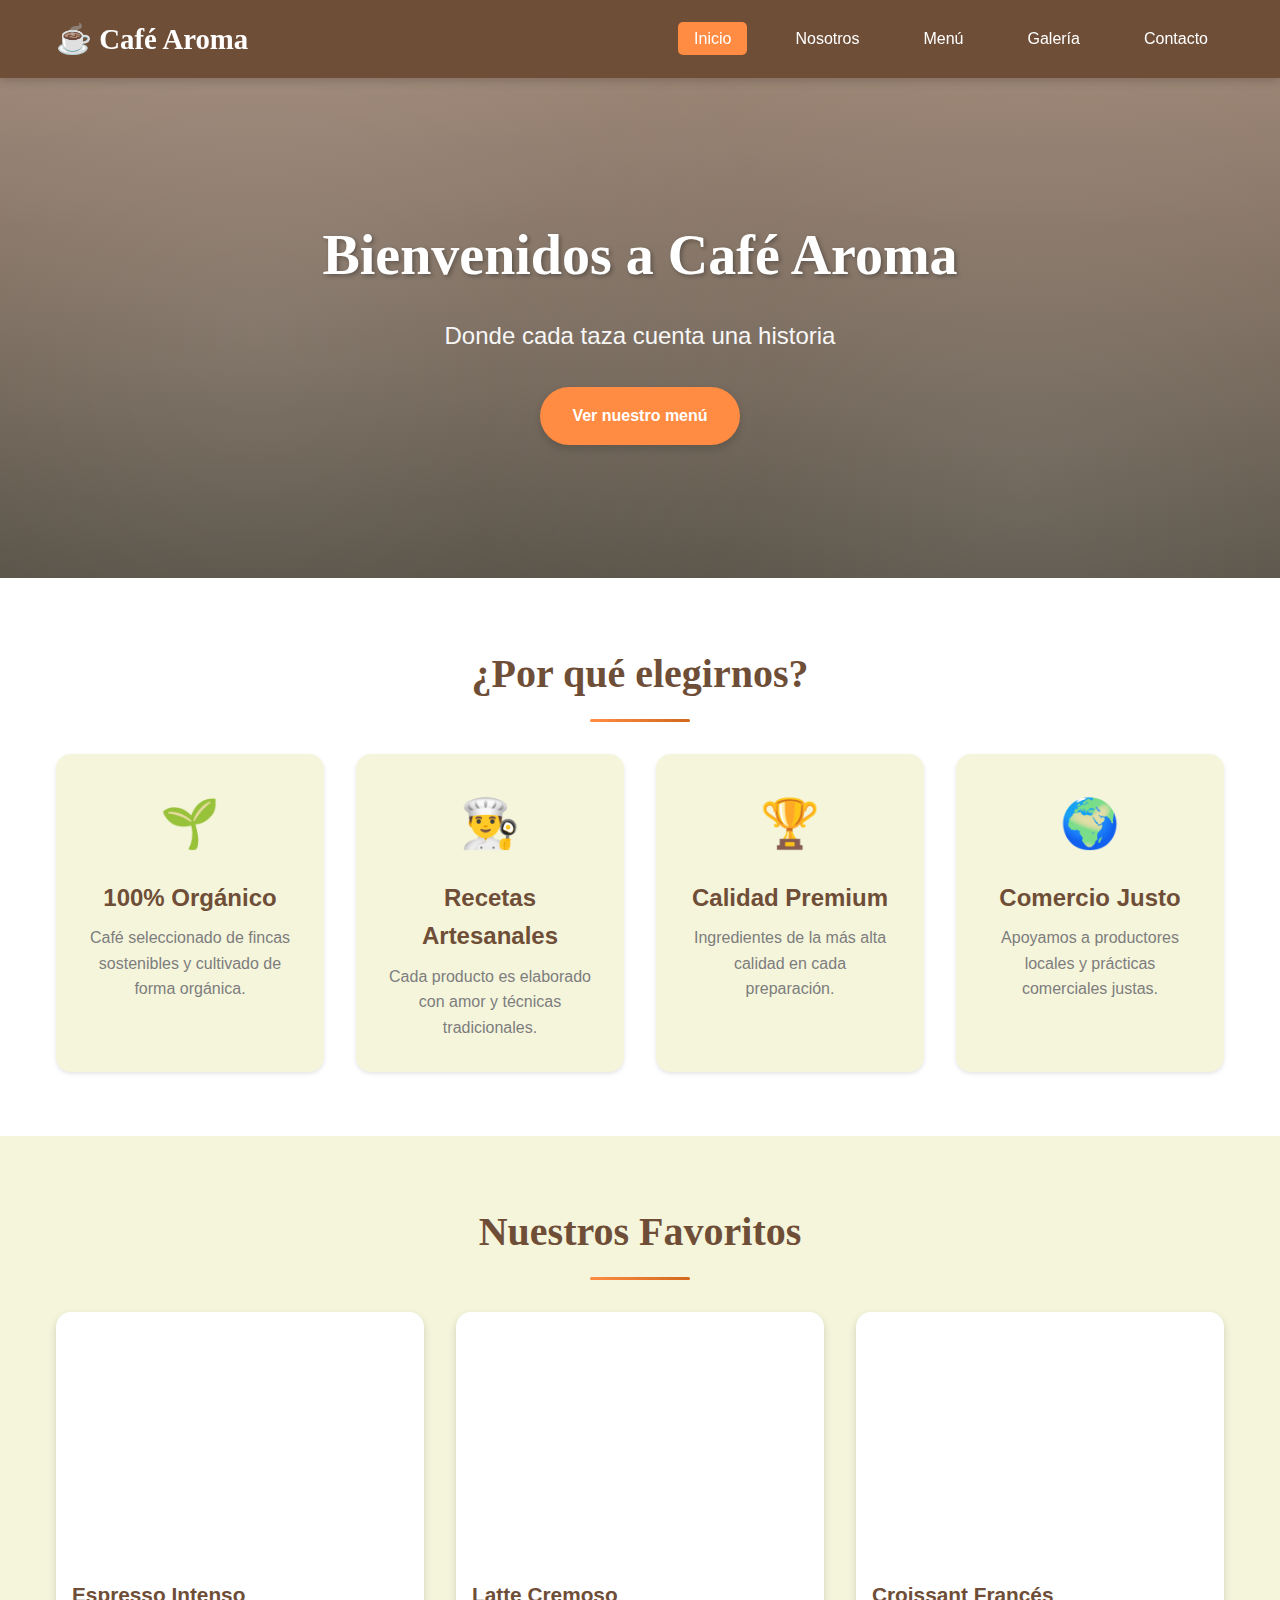
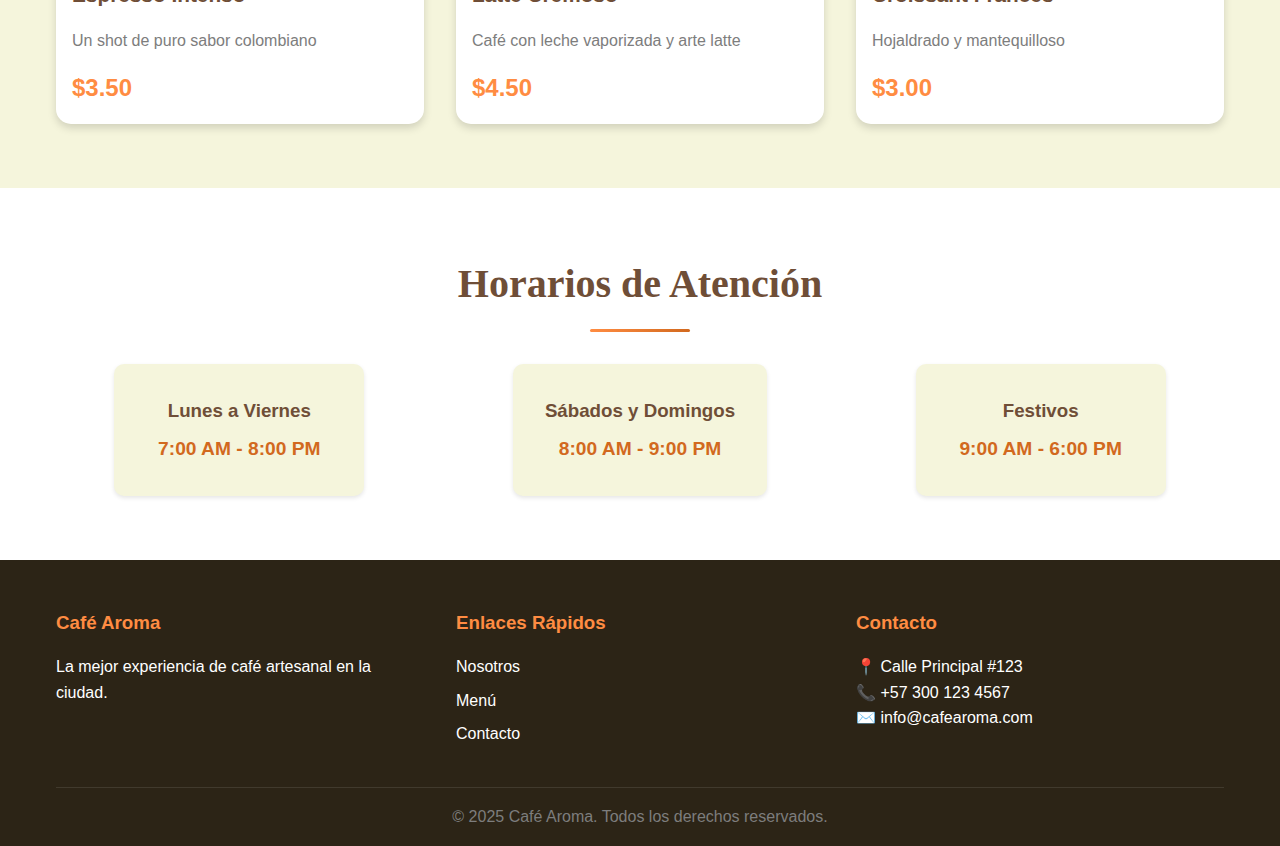
<file: index.html>
<!DOCTYPE html>
<html lang="es">
  <head>
    <meta charset="UTF-8" />
    <meta name="viewport" content="width=device-width, initial-scale=1.0" />
    <title>Café Aroma - Cafetería Artesanal</title>
    <link rel="stylesheet" href="css/styles.css" />
  </head>
  <body>
    <!-- Navegación -->
    <nav class="navbar">
      <div class="container">
        <div class="logo">
          <h1>☕ Café Aroma</h1>
        </div>
        <ul class="nav-menu">
          <li><a href="index.html" class="active">Inicio</a></li>
          <li><a href="about.html">Nosotros</a></li>
          <li><a href="menu.html">Menú</a></li>
          <li><a href="gallery.html">Galería</a></li>
          <li><a href="contact.html">Contacto</a></li>
        </ul>
      </div>
    </nav>

    <!-- Sección Hero -->
    <section
      class="hero"
      style="
        background-image: linear-gradient(
            rgba(111, 78, 55, 0.7),
            rgba(44, 36, 22, 0.8)
          ),
          url('https://images.unsplash.com/photo-1511920170033-f8396924c348?w=1920&q=80');
        background-size: cover;
        background-position: center;
      "
    >
      <div class="hero-content">
        <h2>Bienvenidos a Café Aroma</h2>
        <p>Donde cada taza cuenta una historia</p>
        <a href="menu.html" class="btn">Ver nuestro menú</a>
      </div>
    </section>

    <!-- Sección de Características -->
    <section class="features">
      <div class="container">
        <h2 class="section-title">¿Por qué elegirnos?</h2>
        <div class="features-grid">
          <div class="feature-card">
            <div class="icon">🌱</div>
            <h3>100% Orgánico</h3>
            <p>
              Café seleccionado de fincas sostenibles y cultivado de forma
              orgánica.
            </p>
          </div>
          <div class="feature-card">
            <div class="icon">👨‍🍳</div>
            <h3>Recetas Artesanales</h3>
            <p>Cada producto es elaborado con amor y técnicas tradicionales.</p>
          </div>
          <div class="feature-card">
            <div class="icon">🏆</div>
            <h3>Calidad Premium</h3>
            <p>Ingredientes de la más alta calidad en cada preparación.</p>
          </div>
          <div class="feature-card">
            <div class="icon">🌍</div>
            <h3>Comercio Justo</h3>
            <p>
              Apoyamos a productores locales y prácticas comerciales justas.
            </p>
          </div>
        </div>
      </div>
    </section>

    <!-- Sección de Productos Destacados -->
    <section class="featured-products">
      <div class="container">
        <h2 class="section-title">Nuestros Favoritos</h2>
        <div class="products-grid">
          <div class="product-card">
            <div
              class="product-image coffee-bg"
              style="
                background-image: url('https://images.unsplash.com/photo-1514432324607-a09d9b4aefdd?w=600&q=80');
                background-size: cover;
                background-position: center;
              "
            ></div>
            <h3>Espresso Intenso</h3>
            <p>Un shot de puro sabor colombiano</p>
            <span class="price">$3.50</span>
          </div>
          <div class="product-card">
            <div
              class="product-image latte-bg"
              style="
                background-image: url('https://images.unsplash.com/photo-1572442388796-11668a67e53d?w=600&q=80');
                background-size: cover;
                background-position: center;
              "
            ></div>
            <h3>Latte Cremoso</h3>
            <p>Café con leche vaporizada y arte latte</p>
            <span class="price">$4.50</span>
          </div>
          <div class="product-card">
            <div
              class="product-image croissant-bg"
              style="
                background-image: url('https://images.unsplash.com/photo-1530610476181-d83430b64dcd?w=600&q=80');
                background-size: cover;
                background-position: center;
              "
            ></div>
            <h3>Croissant Francés</h3>
            <p>Hojaldrado y mantequilloso</p>
            <span class="price">$3.00</span>
          </div>
        </div>
      </div>
    </section>

    <!-- Sección de Horarios -->
    <section class="hours">
      <div class="container">
        <h2 class="section-title">Horarios de Atención</h2>
        <div class="hours-content">
          <div class="hours-item">
            <h3>Lunes a Viernes</h3>
            <p>7:00 AM - 8:00 PM</p>
          </div>
          <div class="hours-item">
            <h3>Sábados y Domingos</h3>
            <p>8:00 AM - 9:00 PM</p>
          </div>
          <div class="hours-item">
            <h3>Festivos</h3>
            <p>9:00 AM - 6:00 PM</p>
          </div>
        </div>
      </div>
    </section>

    <!-- Footer -->
    <footer class="footer">
      <div class="container">
        <div class="footer-content">
          <div class="footer-section">
            <h3>Café Aroma</h3>
            <p>La mejor experiencia de café artesanal en la ciudad.</p>
          </div>
          <div class="footer-section">
            <h3>Enlaces Rápidos</h3>
            <ul>
              <li><a href="about.html">Nosotros</a></li>
              <li><a href="menu.html">Menú</a></li>
              <li><a href="contact.html">Contacto</a></li>
            </ul>
          </div>
          <div class="footer-section">
            <h3>Contacto</h3>
            <p>📍 Calle Principal #123</p>
            <p>📞 +57 300 123 4567</p>
            <p>✉️ info@cafearoma.com</p>
          </div>
        </div>
        <div class="footer-bottom">
          <p>&copy; 2025 Café Aroma. Todos los derechos reservados.</p>
        </div>
      </div>
    </footer>
  </body>
</html>
</file>
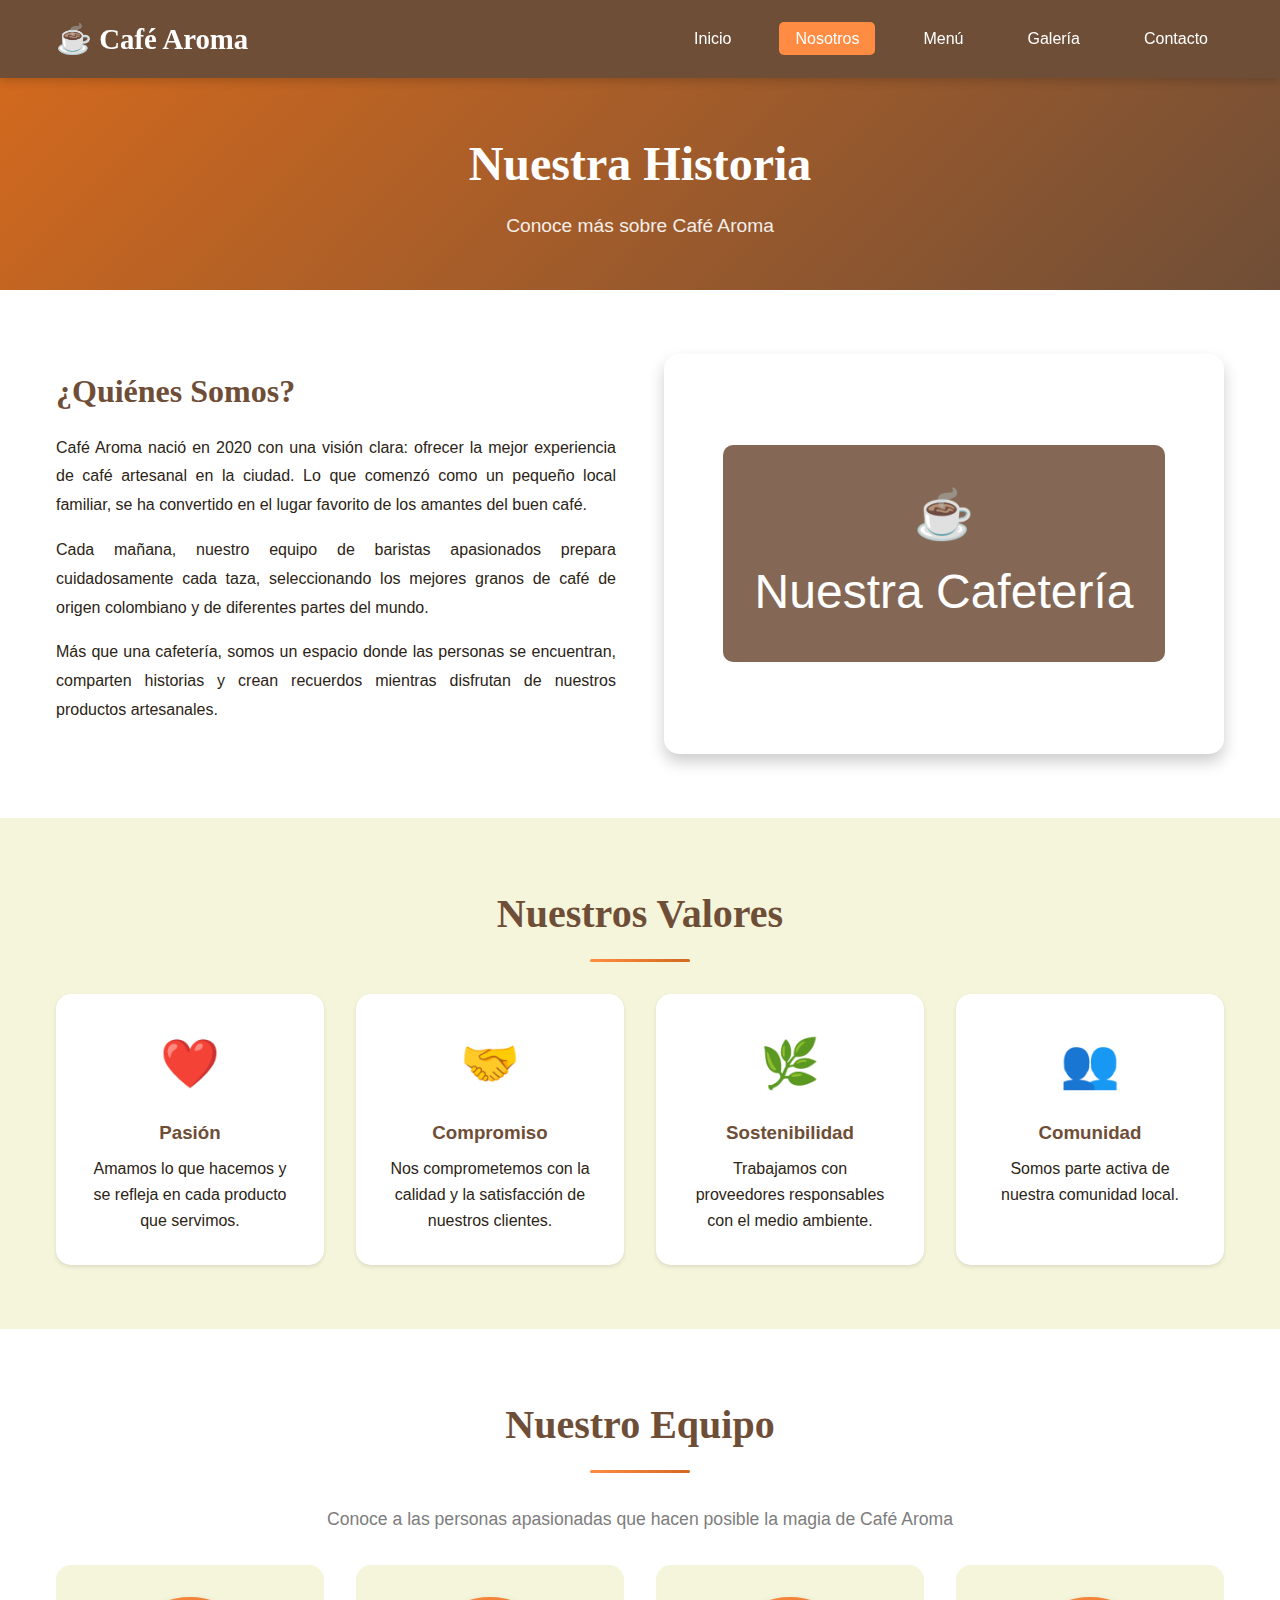
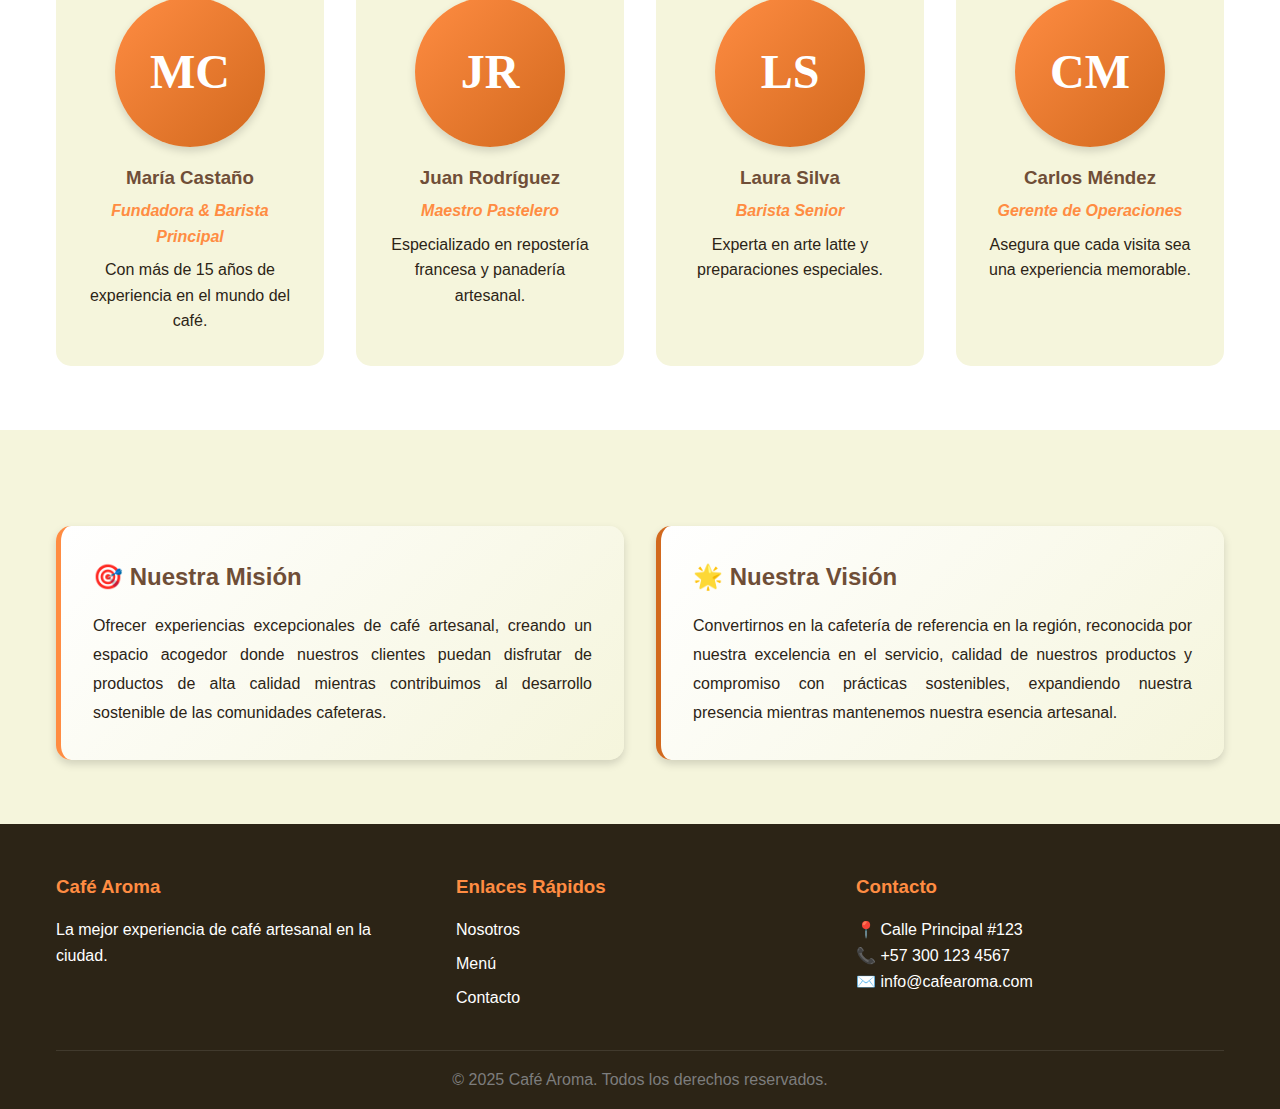
<file: about.html>
<!DOCTYPE html>
<html lang="es">
  <head>
    <meta charset="UTF-8" />
    <meta name="viewport" content="width=device-width, initial-scale=1.0" />
    <title>Nosotros - Café Aroma</title>
    <link rel="stylesheet" href="css/styles.css" />
  </head>
  <body>
    <!-- Navegación -->
    <nav class="navbar">
      <div class="container">
        <div class="logo">
          <h1>☕ Café Aroma</h1>
        </div>
        <ul class="nav-menu">
          <li><a href="index.html">Inicio</a></li>
          <li><a href="about.html" class="active">Nosotros</a></li>
          <li><a href="menu.html">Menú</a></li>
          <li><a href="gallery.html">Galería</a></li>
          <li><a href="contact.html">Contacto</a></li>
        </ul>
      </div>
    </nav>

    <!-- Encabezado de la página -->
    <section class="page-header">
      <div class="container">
        <h1>Nuestra Historia</h1>
        <p>Conoce más sobre Café Aroma</p>
      </div>
    </section>

    <!-- Sección Nuestra Historia -->
    <section class="about-story">
      <div class="container">
        <div class="story-content">
          <div class="story-text">
            <h2>¿Quiénes Somos?</h2>
            <p>
              Café Aroma nació en 2020 con una visión clara: ofrecer la mejor
              experiencia de café artesanal en la ciudad. Lo que comenzó como un
              pequeño local familiar, se ha convertido en el lugar favorito de
              los amantes del buen café.
            </p>
            <p>
              Cada mañana, nuestro equipo de baristas apasionados prepara
              cuidadosamente cada taza, seleccionando los mejores granos de café
              de origen colombiano y de diferentes partes del mundo.
            </p>
            <p>
              Más que una cafetería, somos un espacio donde las personas se
              encuentran, comparten historias y crean recuerdos mientras
              disfrutan de nuestros productos artesanales.
            </p>
          </div>
          <div class="story-image">
            <div
              class="about-image-placeholder"
              style="
                background-image: url('https://images.unsplash.com/photo-1501339847302-ac426a4a7cbb?w=800&q=80');
                background-size: cover;
                background-position: center;
              "
            >
              <span
                class="image-text"
                style="
                  background: rgba(111, 78, 55, 0.85);
                  padding: 2rem;
                  border-radius: 10px;
                "
                >☕<br />Nuestra Cafetería</span
              >
            </div>
          </div>
        </div>
      </div>
    </section>

    <!-- Sección Valores -->
    <section class="values">
      <div class="container">
        <h2 class="section-title">Nuestros Valores</h2>
        <div class="values-grid">
          <div class="value-card">
            <div class="value-icon">❤️</div>
            <h3>Pasión</h3>
            <p>
              Amamos lo que hacemos y se refleja en cada producto que servimos.
            </p>
          </div>
          <div class="value-card">
            <div class="value-icon">🤝</div>
            <h3>Compromiso</h3>
            <p>
              Nos comprometemos con la calidad y la satisfacción de nuestros
              clientes.
            </p>
          </div>
          <div class="value-card">
            <div class="value-icon">🌿</div>
            <h3>Sostenibilidad</h3>
            <p>
              Trabajamos con proveedores responsables con el medio ambiente.
            </p>
          </div>
          <div class="value-card">
            <div class="value-icon">👥</div>
            <h3>Comunidad</h3>
            <p>Somos parte activa de nuestra comunidad local.</p>
          </div>
        </div>
      </div>
    </section>

    <!-- Sección Equipo -->
    <section class="team">
      <div class="container">
        <h2 class="section-title">Nuestro Equipo</h2>
        <p class="team-intro">
          Conoce a las personas apasionadas que hacen posible la magia de Café
          Aroma
        </p>
        <div class="team-grid">
          <div class="team-member">
            <div class="member-photo">
              <span class="member-initial">MC</span>
            </div>
            <h3>María Castaño</h3>
            <p class="role">Fundadora & Barista Principal</p>
            <p>Con más de 15 años de experiencia en el mundo del café.</p>
          </div>
          <div class="team-member">
            <div class="member-photo">
              <span class="member-initial">JR</span>
            </div>
            <h3>Juan Rodríguez</h3>
            <p class="role">Maestro Pastelero</p>
            <p>Especializado en repostería francesa y panadería artesanal.</p>
          </div>
          <div class="team-member">
            <div class="member-photo">
              <span class="member-initial">LS</span>
            </div>
            <h3>Laura Silva</h3>
            <p class="role">Barista Senior</p>
            <p>Experta en arte latte y preparaciones especiales.</p>
          </div>
          <div class="team-member">
            <div class="member-photo">
              <span class="member-initial">CM</span>
            </div>
            <h3>Carlos Méndez</h3>
            <p class="role">Gerente de Operaciones</p>
            <p>Asegura que cada visita sea una experiencia memorable.</p>
          </div>
        </div>
      </div>
    </section>

    <!-- Sección Misión y Visión -->
    <section class="mission-vision">
      <div class="container">
        <div class="mv-grid">
          <div class="mv-card mission-card">
            <h3>🎯 Nuestra Misión</h3>
            <p>
              Ofrecer experiencias excepcionales de café artesanal, creando un
              espacio acogedor donde nuestros clientes puedan disfrutar de
              productos de alta calidad mientras contribuimos al desarrollo
              sostenible de las comunidades cafeteras.
            </p>
          </div>
          <div class="mv-card vision-card">
            <h3>🌟 Nuestra Visión</h3>
            <p>
              Convertirnos en la cafetería de referencia en la región,
              reconocida por nuestra excelencia en el servicio, calidad de
              nuestros productos y compromiso con prácticas sostenibles,
              expandiendo nuestra presencia mientras mantenemos nuestra esencia
              artesanal.
            </p>
          </div>
        </div>
      </div>
    </section>

    <!-- Footer -->
    <footer class="footer">
      <div class="container">
        <div class="footer-content">
          <div class="footer-section">
            <h3>Café Aroma</h3>
            <p>La mejor experiencia de café artesanal en la ciudad.</p>
          </div>
          <div class="footer-section">
            <h3>Enlaces Rápidos</h3>
            <ul>
              <li><a href="about.html">Nosotros</a></li>
              <li><a href="menu.html">Menú</a></li>
              <li><a href="contact.html">Contacto</a></li>
            </ul>
          </div>
          <div class="footer-section">
            <h3>Contacto</h3>
            <p>📍 Calle Principal #123</p>
            <p>📞 +57 300 123 4567</p>
            <p>✉️ info@cafearoma.com</p>
          </div>
        </div>
        <div class="footer-bottom">
          <p>&copy; 2025 Café Aroma. Todos los derechos reservados.</p>
        </div>
      </div>
    </footer>
  </body>
</html>
</file>
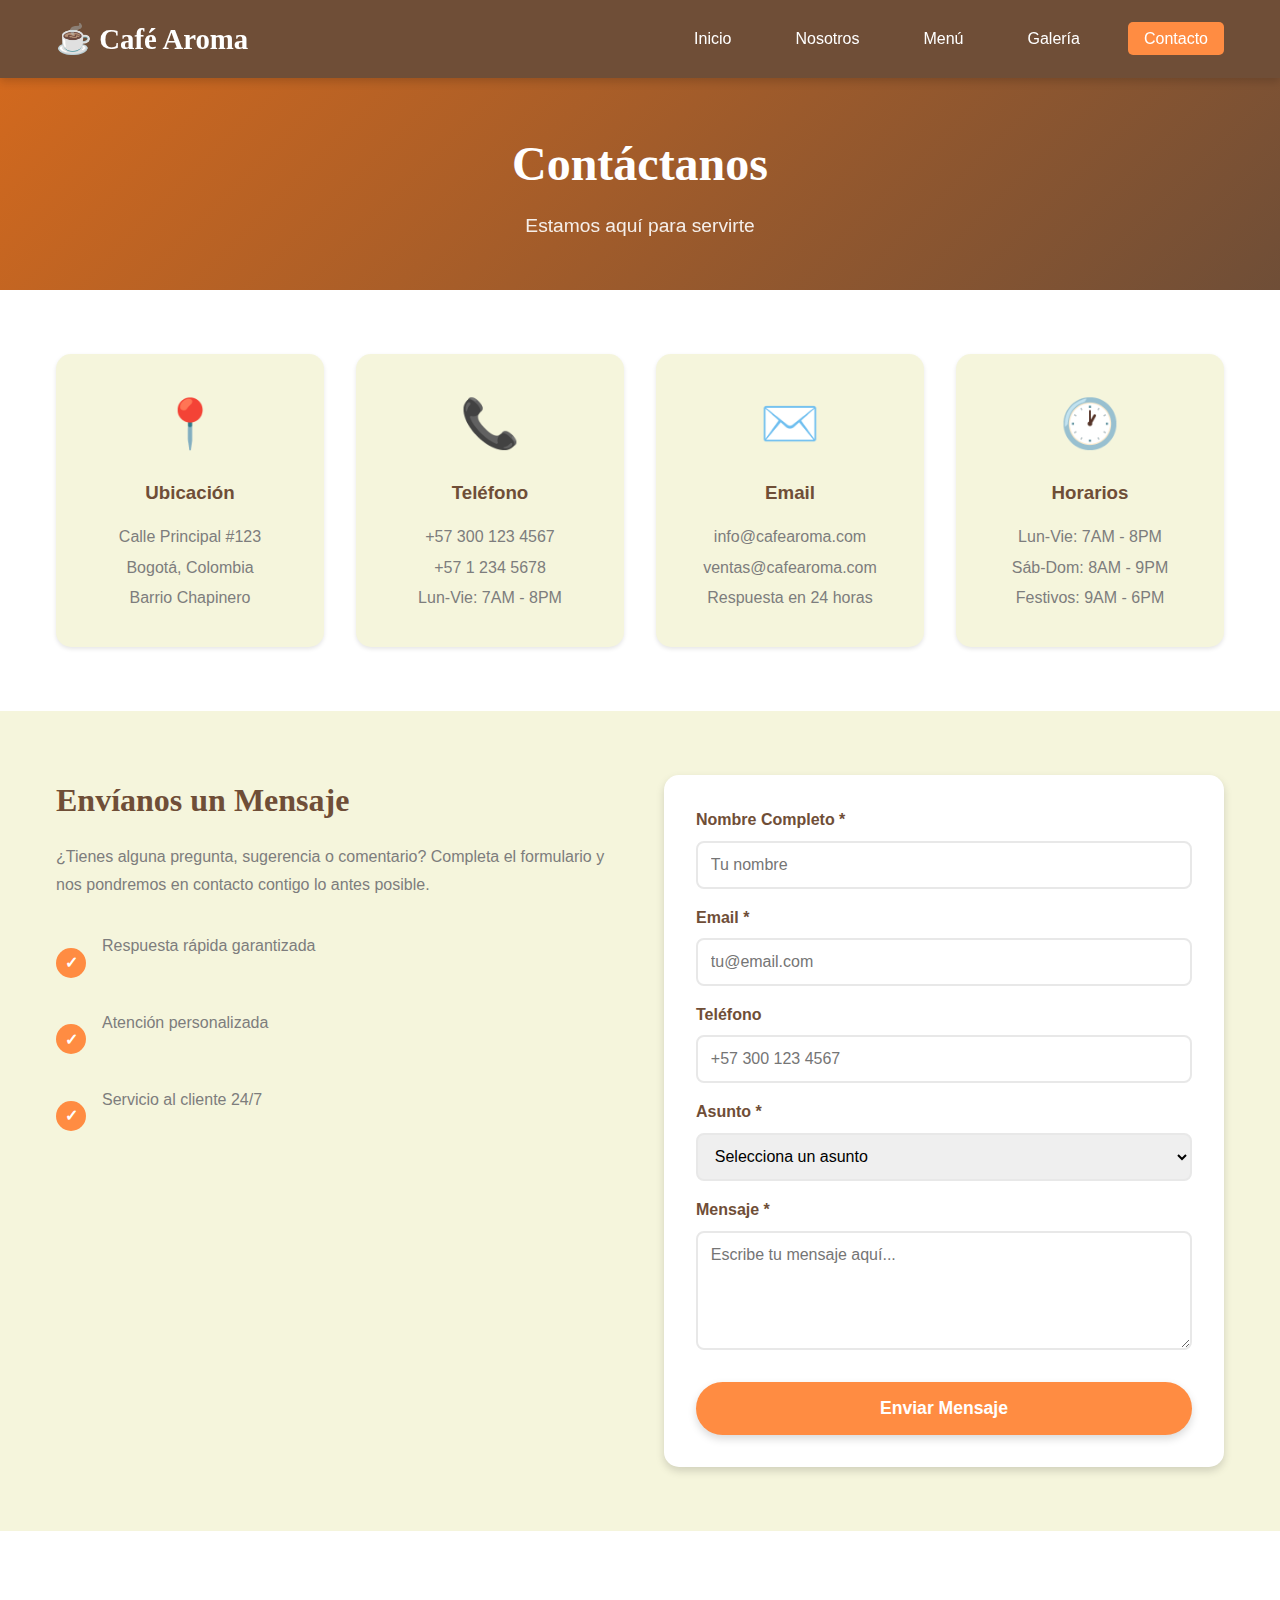
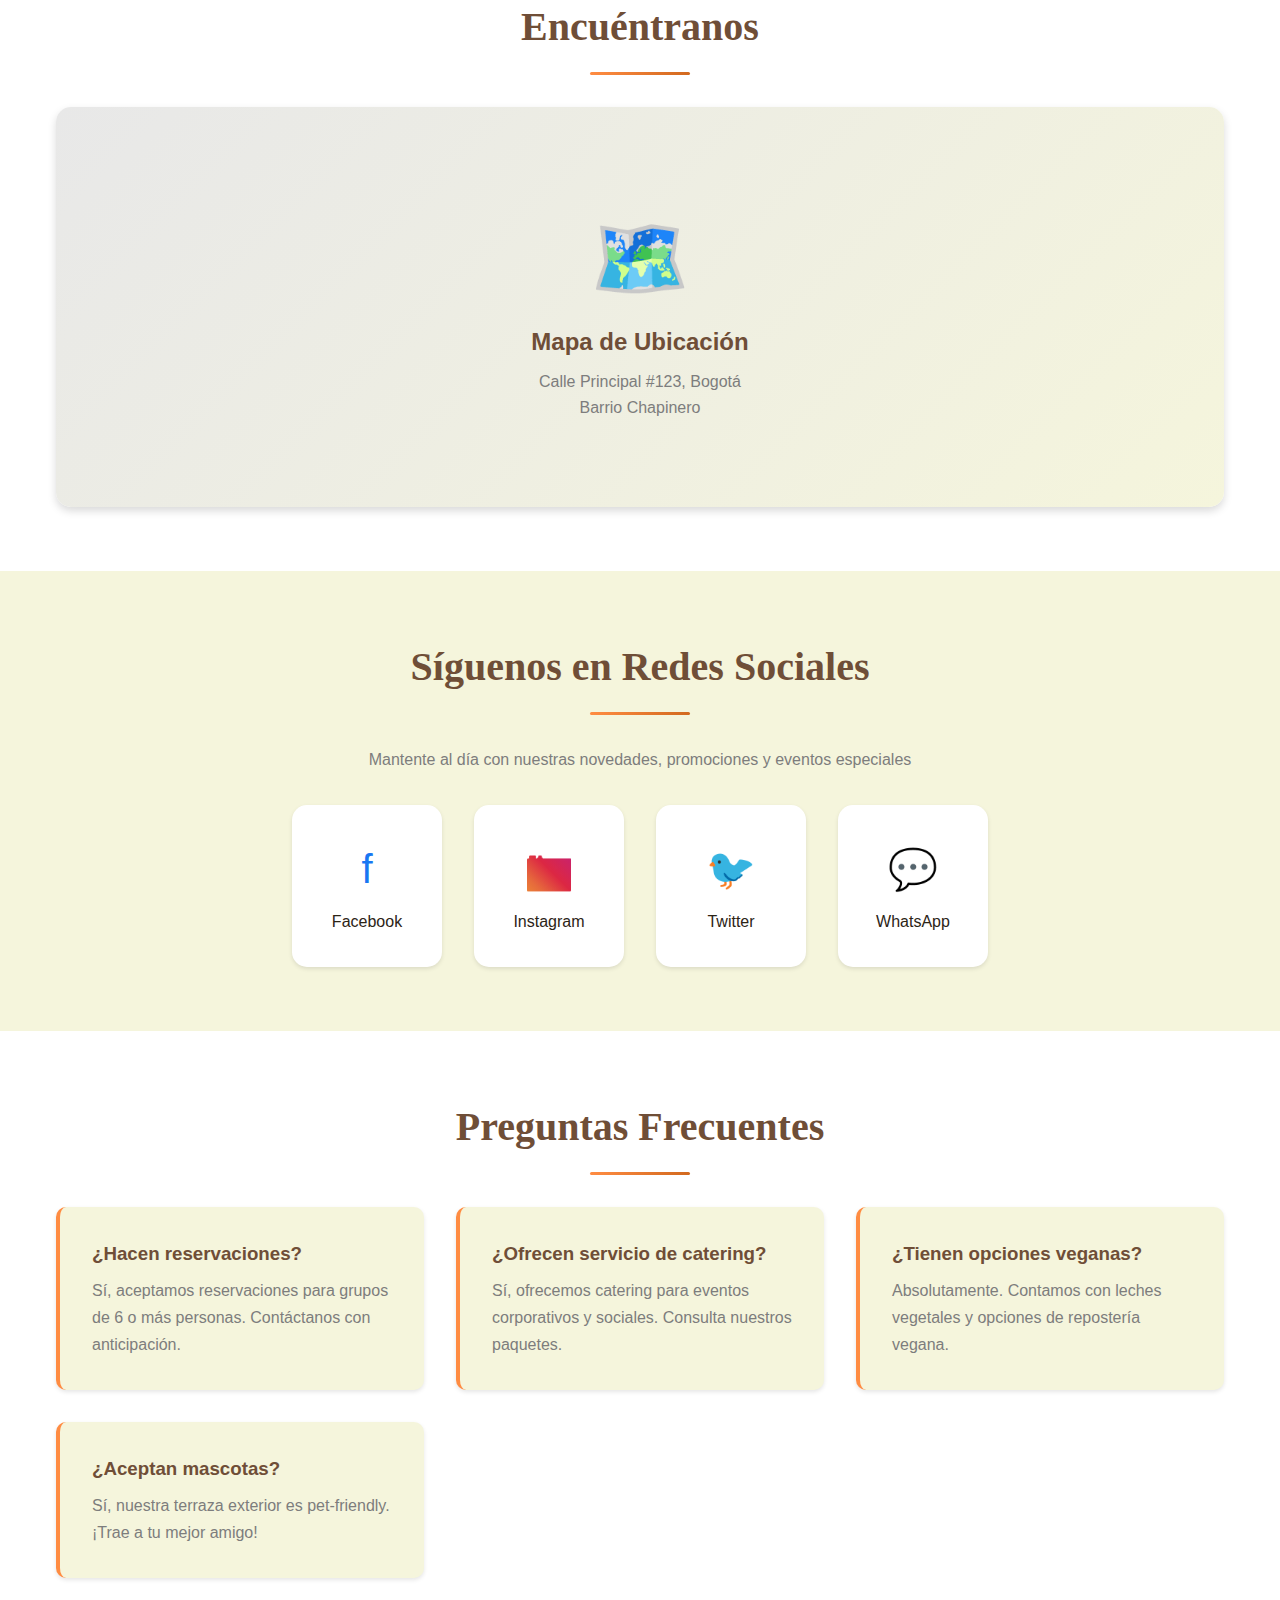
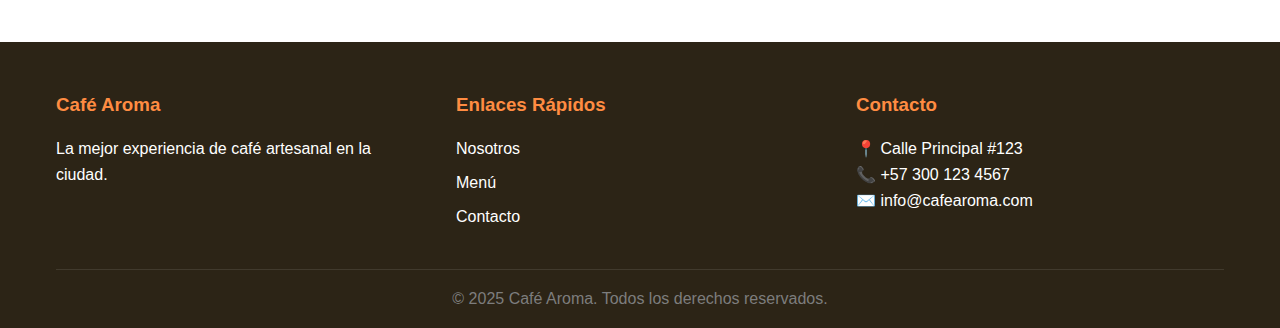
<file: contact.html>
<!DOCTYPE html>
<html lang="es">
  <head>
    <meta charset="UTF-8" />
    <meta name="viewport" content="width=device-width, initial-scale=1.0" />
    <title>Contacto - Café Aroma</title>
    <link rel="stylesheet" href="css/styles.css" />
  </head>
  <body>
    <!-- Navegación -->
    <nav class="navbar">
      <div class="container">
        <div class="logo">
          <h1>☕ Café Aroma</h1>
        </div>
        <ul class="nav-menu">
          <li><a href="index.html">Inicio</a></li>
          <li><a href="about.html">Nosotros</a></li>
          <li><a href="menu.html">Menú</a></li>
          <li><a href="gallery.html">Galería</a></li>
          <li><a href="contact.html" class="active">Contacto</a></li>
        </ul>
      </div>
    </nav>

    <!-- Encabezado de la página -->
    <section class="page-header">
      <div class="container">
        <h1>Contáctanos</h1>
        <p>Estamos aquí para servirte</p>
      </div>
    </section>

    <!-- Sección de Información de Contacto -->
    <section class="contact-info">
      <div class="container">
        <div class="contact-grid">
          <div class="contact-card">
            <div class="contact-icon">📍</div>
            <h3>Ubicación</h3>
            <p>Calle Principal #123</p>
            <p>Bogotá, Colombia</p>
            <p>Barrio Chapinero</p>
          </div>
          <div class="contact-card">
            <div class="contact-icon">📞</div>
            <h3>Teléfono</h3>
            <p>+57 300 123 4567</p>
            <p>+57 1 234 5678</p>
            <p>Lun-Vie: 7AM - 8PM</p>
          </div>
          <div class="contact-card">
            <div class="contact-icon">✉️</div>
            <h3>Email</h3>
            <p>info@cafearoma.com</p>
            <p>ventas@cafearoma.com</p>
            <p>Respuesta en 24 horas</p>
          </div>
          <div class="contact-card">
            <div class="contact-icon">🕐</div>
            <h3>Horarios</h3>
            <p>Lun-Vie: 7AM - 8PM</p>
            <p>Sáb-Dom: 8AM - 9PM</p>
            <p>Festivos: 9AM - 6PM</p>
          </div>
        </div>
      </div>
    </section>

    <!-- Formulario de Contacto -->
    <section class="contact-form-section">
      <div class="container">
        <div class="form-content">
          <div class="form-text">
            <h2>Envíanos un Mensaje</h2>
            <p>
              ¿Tienes alguna pregunta, sugerencia o comentario? Completa el
              formulario y nos pondremos en contacto contigo lo antes posible.
            </p>
            <div class="form-features">
              <div class="feature-item">
                <span class="check-icon">✓</span>
                <p>Respuesta rápida garantizada</p>
              </div>
              <div class="feature-item">
                <span class="check-icon">✓</span>
                <p>Atención personalizada</p>
              </div>
              <div class="feature-item">
                <span class="check-icon">✓</span>
                <p>Servicio al cliente 24/7</p>
              </div>
            </div>
          </div>
          <div class="form-container">
            <form class="contact-form">
              <div class="form-group">
                <label for="name">Nombre Completo *</label>
                <input
                  type="text"
                  id="name"
                  name="name"
                  required
                  placeholder="Tu nombre"
                />
              </div>
              <div class="form-group">
                <label for="email">Email *</label>
                <input
                  type="email"
                  id="email"
                  name="email"
                  required
                  placeholder="tu@email.com"
                />
              </div>
              <div class="form-group">
                <label for="phone">Teléfono</label>
                <input
                  type="tel"
                  id="phone"
                  name="phone"
                  placeholder="+57 300 123 4567"
                />
              </div>
              <div class="form-group">
                <label for="subject">Asunto *</label>
                <select id="subject" name="subject" required>
                  <option value="">Selecciona un asunto</option>
                  <option value="consulta">Consulta General</option>
                  <option value="reservacion">Reservación</option>
                  <option value="evento">Eventos Especiales</option>
                  <option value="catering">Servicio de Catering</option>
                  <option value="sugerencia">Sugerencia</option>
                  <option value="queja">Queja</option>
                </select>
              </div>
              <div class="form-group">
                <label for="message">Mensaje *</label>
                <textarea
                  id="message"
                  name="message"
                  required
                  rows="5"
                  placeholder="Escribe tu mensaje aquí..."
                ></textarea>
              </div>
              <button type="submit" class="btn submit-btn">
                Enviar Mensaje
              </button>
            </form>
          </div>
        </div>
      </div>
    </section>

    <!-- Sección de Mapa -->
    <section class="map-section">
      <div class="container">
        <h2 class="section-title">Encuéntranos</h2>
        <div class="map-container">
          <div class="map-placeholder">
            <div class="map-content">
              <span class="map-icon">🗺️</span>
              <h3>Mapa de Ubicación</h3>
              <p>Calle Principal #123, Bogotá</p>
              <p>Barrio Chapinero</p>
            </div>
          </div>
        </div>
      </div>
    </section>

    <!-- Sección de Redes Sociales -->
    <section class="social-section">
      <div class="container">
        <h2 class="section-title">Síguenos en Redes Sociales</h2>
        <p class="social-text">
          Mantente al día con nuestras novedades, promociones y eventos
          especiales
        </p>
        <div class="social-links">
          <a href="#" class="social-link facebook">
            <span class="social-icon">f</span>
            <span>Facebook</span>
          </a>
          <a href="#" class="social-link instagram">
            <span class="social-icon">📷</span>
            <span>Instagram</span>
          </a>
          <a href="#" class="social-link twitter">
            <span class="social-icon">🐦</span>
            <span>Twitter</span>
          </a>
          <a href="#" class="social-link whatsapp">
            <span class="social-icon">💬</span>
            <span>WhatsApp</span>
          </a>
        </div>
      </div>
    </section>

    <!-- Sección FAQ -->
    <section class="faq-section">
      <div class="container">
        <h2 class="section-title">Preguntas Frecuentes</h2>
        <div class="faq-grid">
          <div class="faq-item">
            <h3>¿Hacen reservaciones?</h3>
            <p>
              Sí, aceptamos reservaciones para grupos de 6 o más personas.
              Contáctanos con anticipación.
            </p>
          </div>
          <div class="faq-item">
            <h3>¿Ofrecen servicio de catering?</h3>
            <p>
              Sí, ofrecemos catering para eventos corporativos y sociales.
              Consulta nuestros paquetes.
            </p>
          </div>
          <div class="faq-item">
            <h3>¿Tienen opciones veganas?</h3>
            <p>
              Absolutamente. Contamos con leches vegetales y opciones de
              repostería vegana.
            </p>
          </div>
          <div class="faq-item">
            <h3>¿Aceptan mascotas?</h3>
            <p>
              Sí, nuestra terraza exterior es pet-friendly. ¡Trae a tu mejor
              amigo!
            </p>
          </div>
        </div>
      </div>
    </section>

    <!-- Footer -->
    <footer class="footer">
      <div class="container">
        <div class="footer-content">
          <div class="footer-section">
            <h3>Café Aroma</h3>
            <p>La mejor experiencia de café artesanal en la ciudad.</p>
          </div>
          <div class="footer-section">
            <h3>Enlaces Rápidos</h3>
            <ul>
              <li><a href="about.html">Nosotros</a></li>
              <li><a href="menu.html">Menú</a></li>
              <li><a href="contact.html">Contacto</a></li>
            </ul>
          </div>
          <div class="footer-section">
            <h3>Contacto</h3>
            <p>📍 Calle Principal #123</p>
            <p>📞 +57 300 123 4567</p>
            <p>✉️ info@cafearoma.com</p>
          </div>
        </div>
        <div class="footer-bottom">
          <p>&copy; 2025 Café Aroma. Todos los derechos reservados.</p>
        </div>
      </div>
    </footer>
  </body>
</html>
</file>
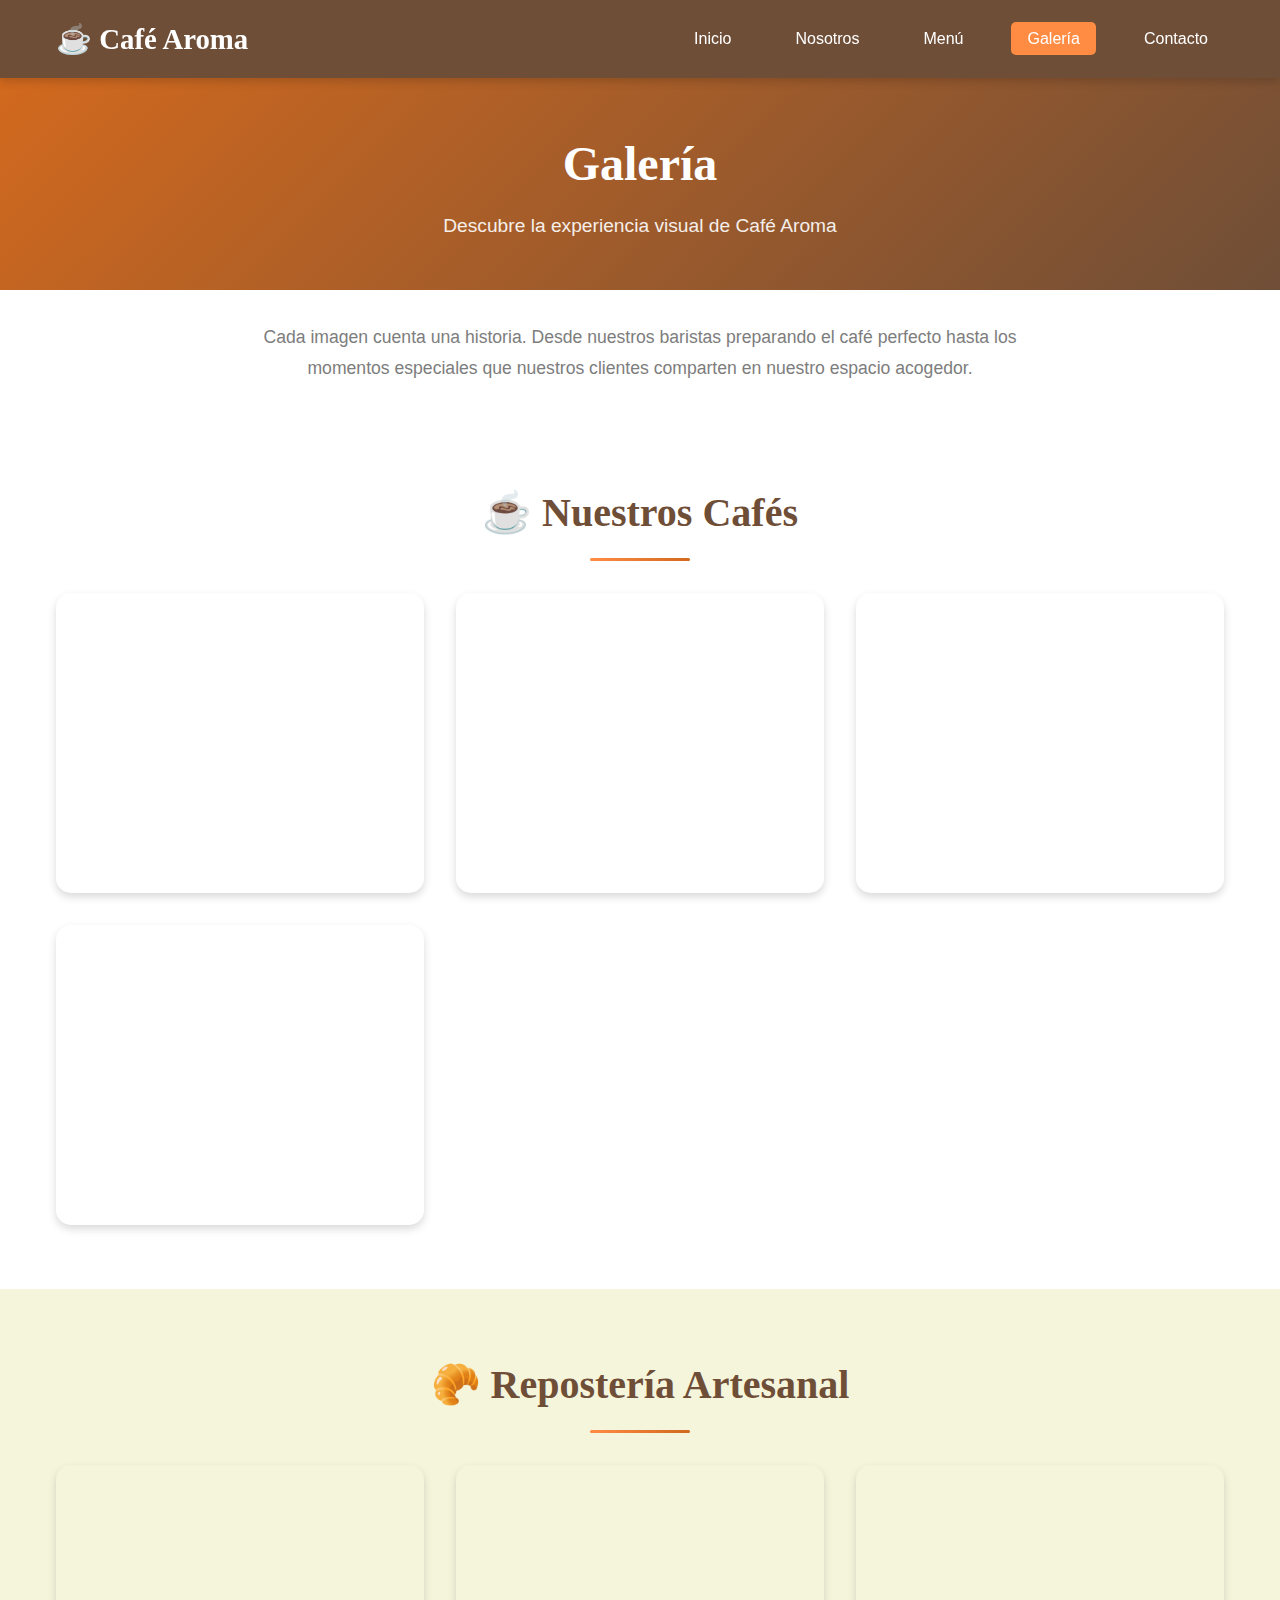
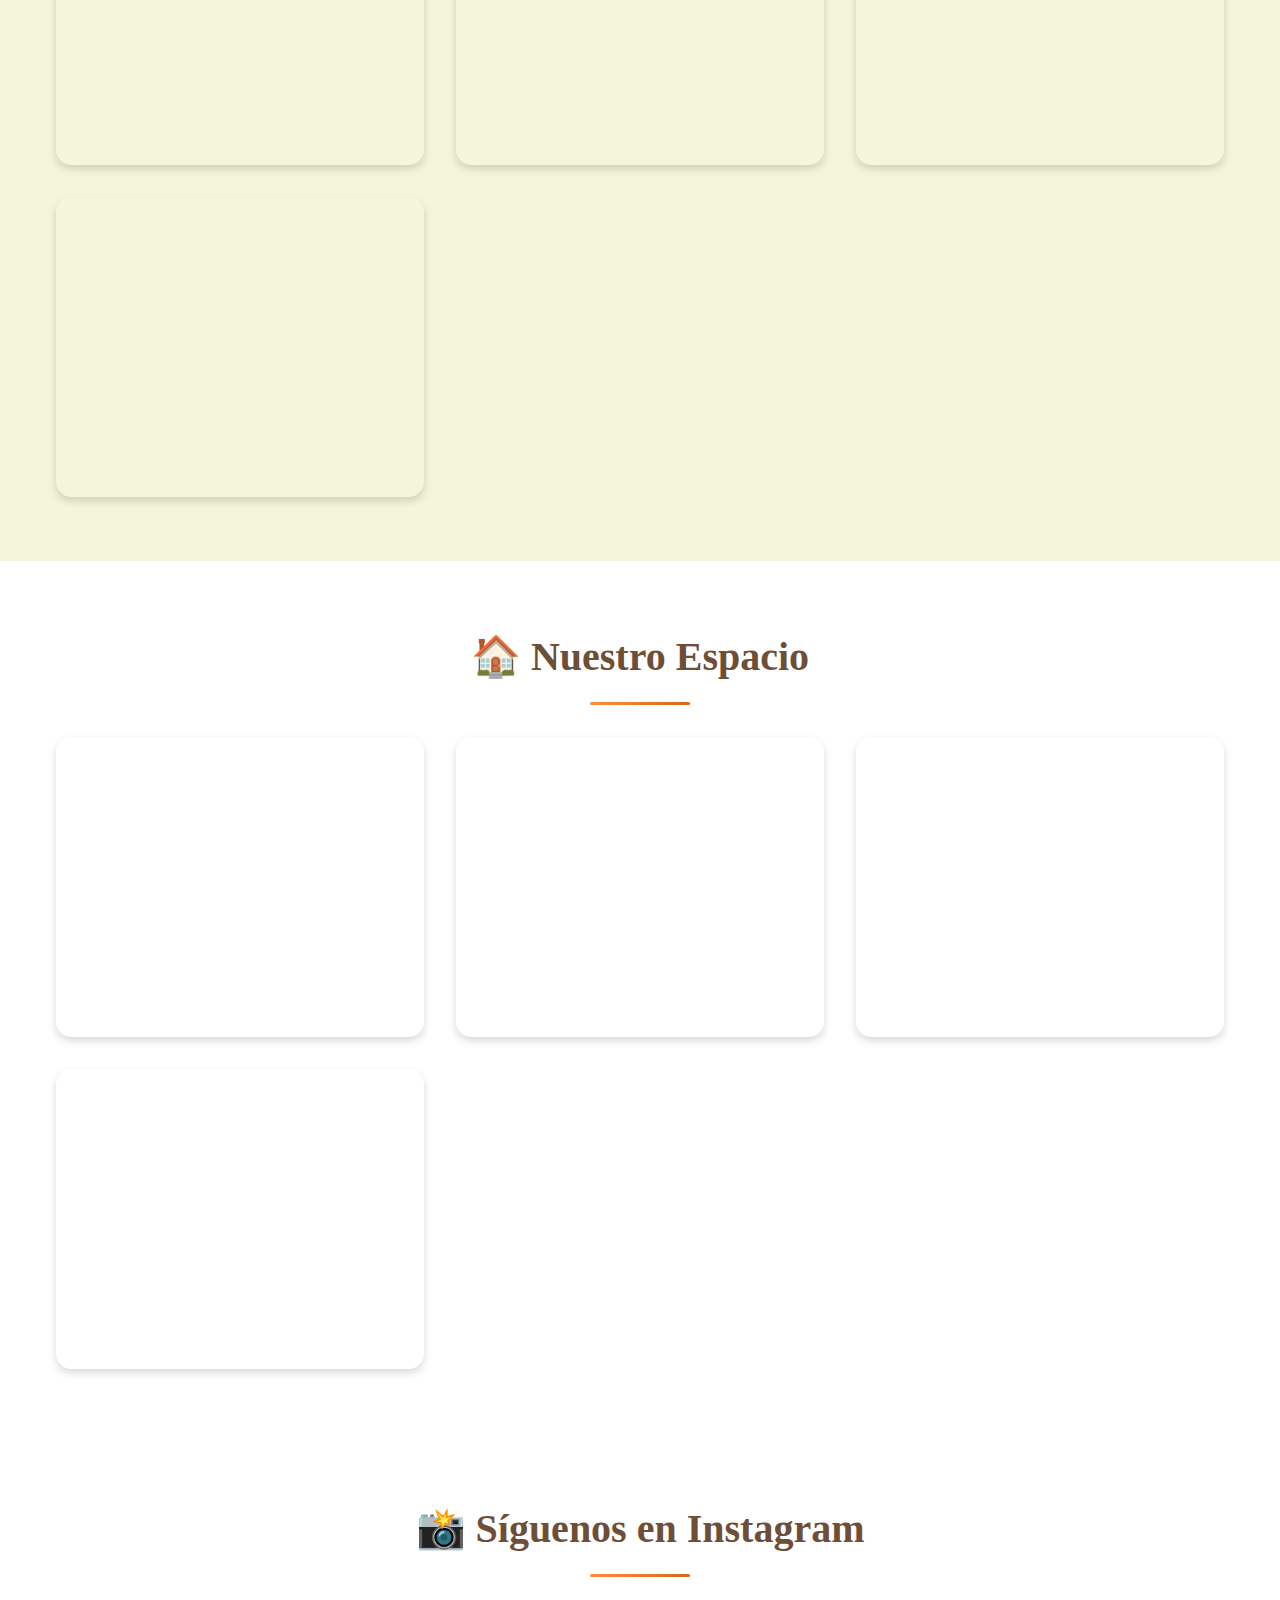
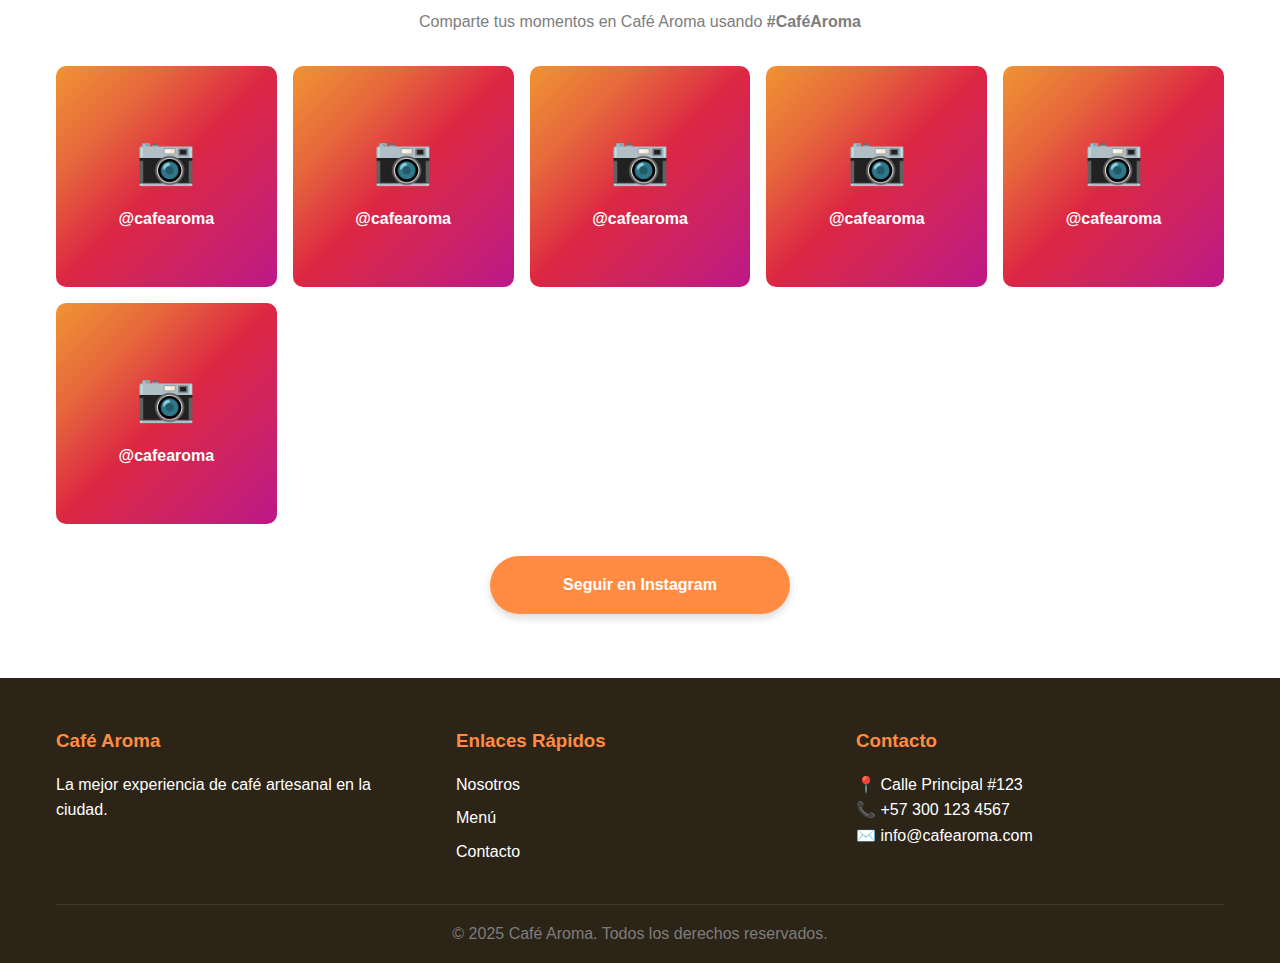
<file: gallery.html>
<!DOCTYPE html>
<html lang="es">
  <head>
    <meta charset="UTF-8" />
    <meta name="viewport" content="width=device-width, initial-scale=1.0" />
    <title>Galería - Café Aroma</title>
    <link rel="stylesheet" href="css/styles.css" />
  </head>
  <body>
    <!-- Navegación -->
    <nav class="navbar">
      <div class="container">
        <div class="logo">
          <h1>☕ Café Aroma</h1>
        </div>
        <ul class="nav-menu">
          <li><a href="index.html">Inicio</a></li>
          <li><a href="about.html">Nosotros</a></li>
          <li><a href="menu.html">Menú</a></li>
          <li><a href="gallery.html" class="active">Galería</a></li>
          <li><a href="contact.html">Contacto</a></li>
        </ul>
      </div>
    </nav>

    <!-- Encabezado de la página -->
    <section class="page-header">
      <div class="container">
        <h1>Galería</h1>
        <p>Descubre la experiencia visual de Café Aroma</p>
      </div>
    </section>

    <!-- Sección Introducción -->
    <section class="gallery-intro">
      <div class="container">
        <p class="intro-text">
          Cada imagen cuenta una historia. Desde nuestros baristas preparando el
          café perfecto hasta los momentos especiales que nuestros clientes
          comparten en nuestro espacio acogedor.
        </p>
      </div>
    </section>

    <!-- Galería de Cafés -->
    <section class="gallery-section">
      <div class="container">
        <h2 class="section-title">☕ Nuestros Cafés</h2>
        <div class="gallery-grid">
          <div class="gallery-item">
            <div
              class="gallery-image espresso-img"
              style="
                background-image: url('https://images.unsplash.com/photo-1514432324607-a09d9b4aefdd?w=600&q=80');
                background-size: cover;
                background-position: center;
              "
            >
              <div class="gallery-overlay">
                <h3>Espresso Perfecto</h3>
                <p>La base de todo gran café</p>
              </div>
            </div>
          </div>
          <div class="gallery-item">
            <div
              class="gallery-image latte-art-img"
              style="
                background-image: url('https://images.unsplash.com/photo-1572442388796-11668a67e53d?w=600&q=80');
                background-size: cover;
                background-position: center;
              "
            >
              <div class="gallery-overlay">
                <h3>Arte Latte</h3>
                <p>Creatividad en cada taza</p>
              </div>
            </div>
          </div>
          <div class="gallery-item">
            <div
              class="gallery-image cappuccino-img"
              style="
                background-image: url('https://images.unsplash.com/photo-1517487881594-2787fef5ebf7?w=600&q=80');
                background-size: cover;
                background-position: center;
              "
            >
              <div class="gallery-overlay">
                <h3>Capuchino Cremoso</h3>
                <p>El equilibrio perfecto</p>
              </div>
            </div>
          </div>
          <div class="gallery-item">
            <div
              class="gallery-image coldbrew-img"
              style="
                background-image: url('https://images.unsplash.com/photo-1517668808822-9ebb02f2a0e6?w=600&q=80');
                background-size: cover;
                background-position: center;
              "
            >
              <div class="gallery-overlay">
                <h3>Cold Brew</h3>
                <p>Refrescante y suave</p>
              </div>
            </div>
          </div>
        </div>
      </div>
    </section>

    <!-- Galería de Repostería -->
    <section class="gallery-section alt-bg">
      <div class="container">
        <h2 class="section-title">🥐 Repostería Artesanal</h2>
        <div class="gallery-grid">
          <div class="gallery-item">
            <div
              class="gallery-image croissant-gallery-img"
              style="
                background-image: url('https://images.unsplash.com/photo-1530610476181-d83430b64dcd?w=600&q=80');
                background-size: cover;
                background-position: center;
              "
            >
              <div class="gallery-overlay">
                <h3>Croissants Recién Horneados</h3>
                <p>Hojaldrados y dorados</p>
              </div>
            </div>
          </div>
          <div class="gallery-item">
            <div
              class="gallery-image pastries-img"
              style="
                background-image: url('https://images.unsplash.com/photo-1509440159596-0249088772ff?w=600&q=80');
                background-size: cover;
                background-position: center;
              "
            >
              <div class="gallery-overlay">
                <h3>Variedad de Pasteles</h3>
                <p>Dulces tentaciones</p>
              </div>
            </div>
          </div>
          <div class="gallery-item">
            <div
              class="gallery-image cake-img"
              style="
                background-image: url('https://images.unsplash.com/photo-1524351199678-941a58a3df50?w=600&q=80');
                background-size: cover;
                background-position: center;
              "
            >
              <div class="gallery-overlay">
                <h3>Cheesecake Especial</h3>
                <p>Cremoso y delicioso</p>
              </div>
            </div>
          </div>
          <div class="gallery-item">
            <div
              class="gallery-image cookies-img"
              style="
                background-image: url('https://images.unsplash.com/photo-1558961363-fa8fdf82db35?w=600&q=80');
                background-size: cover;
                background-position: center;
              "
            >
              <div class="gallery-overlay">
                <h3>Galletas Caseras</h3>
                <p>El acompañante perfecto</p>
              </div>
            </div>
          </div>
        </div>
      </div>
    </section>

    <!-- Galería del Ambiente -->
    <section class="gallery-section">
      <div class="container">
        <h2 class="section-title">🏠 Nuestro Espacio</h2>
        <div class="gallery-grid">
          <div class="gallery-item">
            <div
              class="gallery-image interior-img"
              style="
                background-image: url('https://images.unsplash.com/photo-1445116572660-236099ec97a0?w=600&q=80');
                background-size: cover;
                background-position: center;
              "
            >
              <div class="gallery-overlay">
                <h3>Ambiente Acogedor</h3>
                <p>Diseñado para tu comodidad</p>
              </div>
            </div>
          </div>
          <div class="gallery-item">
            <div
              class="gallery-image counter-img"
              style="
                background-image: url('https://images.unsplash.com/photo-1442512595331-e89e73853f31?w=600&q=80');
                background-size: cover;
                background-position: center;
              "
            >
              <div class="gallery-overlay">
                <h3>Barra de Café</h3>
                <p>Donde ocurre la magia</p>
              </div>
            </div>
          </div>
          <div class="gallery-item">
            <div
              class="gallery-image seating-img"
              style="
                background-image: url('https://images.unsplash.com/photo-1493857671505-72967e2e2760?w=600&q=80');
                background-size: cover;
                background-position: center;
              "
            >
              <div class="gallery-overlay">
                <h3>Áreas de Estar</h3>
                <p>Espacios para compartir</p>
              </div>
            </div>
          </div>
          <div class="gallery-item">
            <div
              class="gallery-image outdoor-img"
              style="
                background-image: url('https://images.unsplash.com/photo-1554118811-1e0d58224f24?w=600&q=80');
                background-size: cover;
                background-position: center;
              "
            >
              <div class="gallery-overlay">
                <h3>Terraza Exterior</h3>
                <p>Disfruta al aire libre</p>
              </div>
            </div>
          </div>
        </div>
      </div>
    </section>

    <!-- Sección de Instagram -->
    <section class="instagram-section">
      <div class="container">
        <h2 class="section-title">📸 Síguenos en Instagram</h2>
        <p class="instagram-text">
          Comparte tus momentos en Café Aroma usando <strong>#CaféAroma</strong>
        </p>
        <div class="instagram-grid">
          <div class="instagram-item">
            <div class="instagram-placeholder">
              <span>📷</span>
              <p>@cafearoma</p>
            </div>
          </div>
          <div class="instagram-item">
            <div class="instagram-placeholder">
              <span>📷</span>
              <p>@cafearoma</p>
            </div>
          </div>
          <div class="instagram-item">
            <div class="instagram-placeholder">
              <span>📷</span>
              <p>@cafearoma</p>
            </div>
          </div>
          <div class="instagram-item">
            <div class="instagram-placeholder">
              <span>📷</span>
              <p>@cafearoma</p>
            </div>
          </div>
          <div class="instagram-item">
            <div class="instagram-placeholder">
              <span>📷</span>
              <p>@cafearoma</p>
            </div>
          </div>
          <div class="instagram-item">
            <div class="instagram-placeholder">
              <span>📷</span>
              <p>@cafearoma</p>
            </div>
          </div>
        </div>
        <a href="#" class="btn social-btn">Seguir en Instagram</a>
      </div>
    </section>

    <!-- Footer -->
    <footer class="footer">
      <div class="container">
        <div class="footer-content">
          <div class="footer-section">
            <h3>Café Aroma</h3>
            <p>La mejor experiencia de café artesanal en la ciudad.</p>
          </div>
          <div class="footer-section">
            <h3>Enlaces Rápidos</h3>
            <ul>
              <li><a href="about.html">Nosotros</a></li>
              <li><a href="menu.html">Menú</a></li>
              <li><a href="contact.html">Contacto</a></li>
            </ul>
          </div>
          <div class="footer-section">
            <h3>Contacto</h3>
            <p>📍 Calle Principal #123</p>
            <p>📞 +57 300 123 4567</p>
            <p>✉️ info@cafearoma.com</p>
          </div>
        </div>
        <div class="footer-bottom">
          <p>&copy; 2025 Café Aroma. Todos los derechos reservados.</p>
        </div>
      </div>
    </footer>
  </body>
</html>
</file>
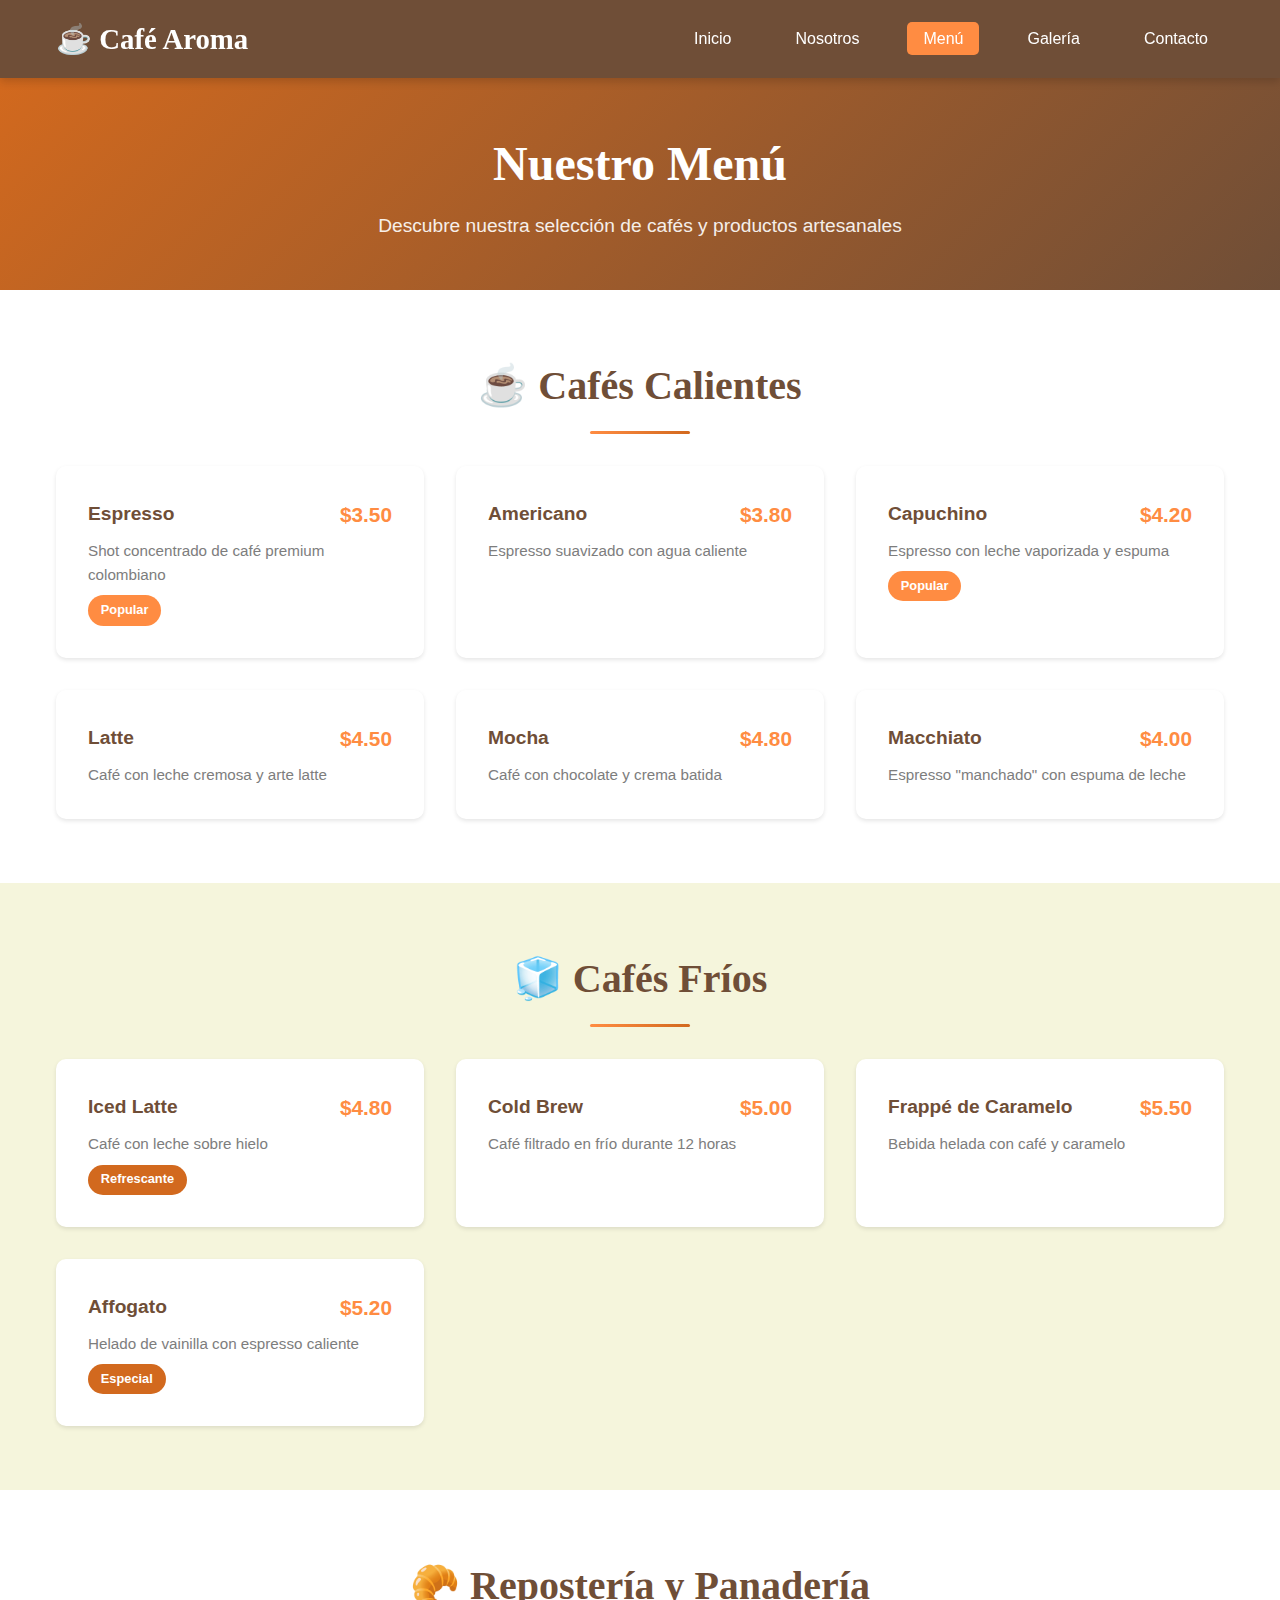
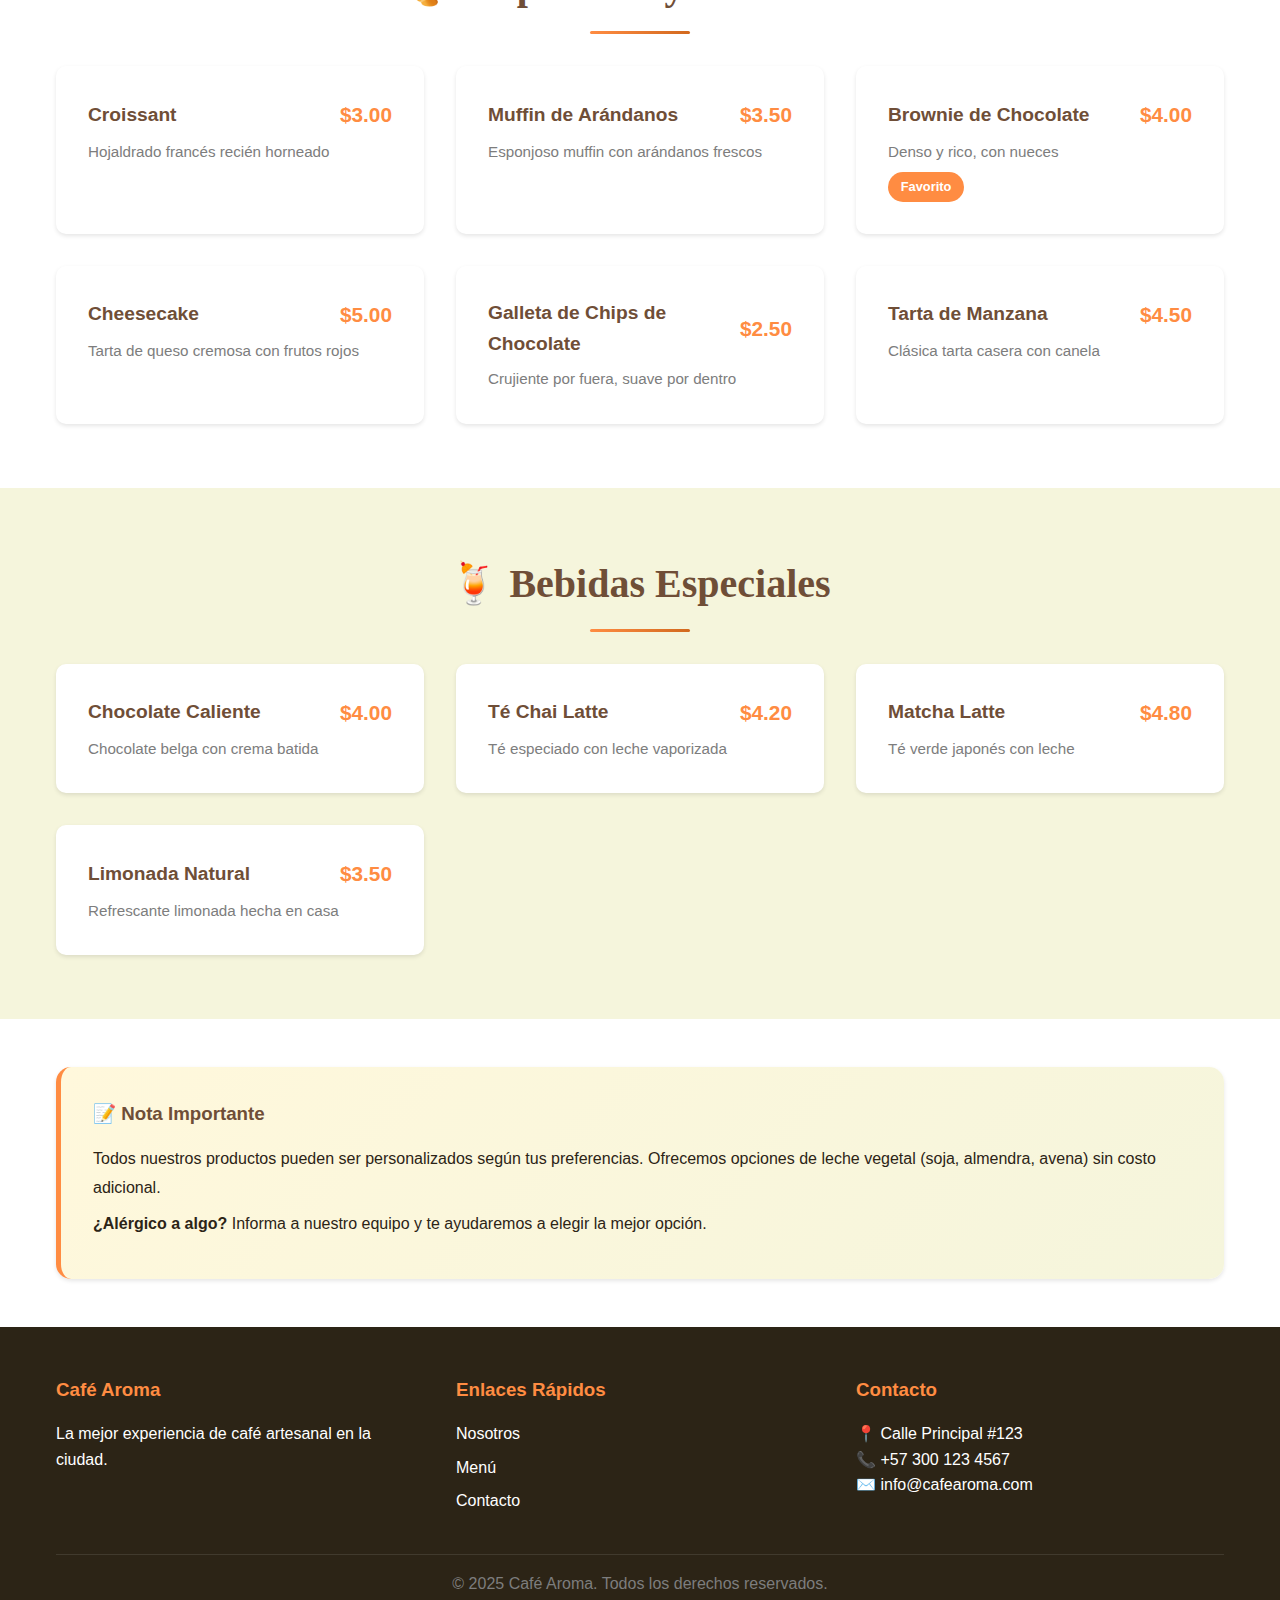
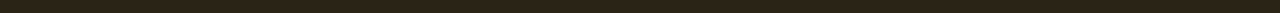
<file: menu.html>
<!DOCTYPE html>
<html lang="es">
  <head>
    <meta charset="UTF-8" />
    <meta name="viewport" content="width=device-width, initial-scale=1.0" />
    <title>Menú - Café Aroma</title>
    <link rel="stylesheet" href="css/styles.css" />
  </head>
  <body>
    <!-- Navegación -->
    <nav class="navbar">
      <div class="container">
        <div class="logo">
          <h1>☕ Café Aroma</h1>
        </div>
        <ul class="nav-menu">
          <li><a href="index.html">Inicio</a></li>
          <li><a href="about.html">Nosotros</a></li>
          <li><a href="menu.html" class="active">Menú</a></li>
          <li><a href="gallery.html">Galería</a></li>
          <li><a href="contact.html">Contacto</a></li>
        </ul>
      </div>
    </nav>

    <!-- Encabezado de la página -->
    <section class="page-header">
      <div class="container">
        <h1>Nuestro Menú</h1>
        <p>Descubre nuestra selección de cafés y productos artesanales</p>
      </div>
    </section>

    <!-- Sección Cafés Calientes -->
    <section class="menu-section">
      <div class="container">
        <h2 class="section-title">☕ Cafés Calientes</h2>
        <div class="menu-grid">
          <div class="menu-item">
            <div class="menu-item-header">
              <h3>Espresso</h3>
              <span class="price">$3.50</span>
            </div>
            <p>Shot concentrado de café premium colombiano</p>
            <span class="badge">Popular</span>
          </div>
          <div class="menu-item">
            <div class="menu-item-header">
              <h3>Americano</h3>
              <span class="price">$3.80</span>
            </div>
            <p>Espresso suavizado con agua caliente</p>
          </div>
          <div class="menu-item">
            <div class="menu-item-header">
              <h3>Capuchino</h3>
              <span class="price">$4.20</span>
            </div>
            <p>Espresso con leche vaporizada y espuma</p>
            <span class="badge">Popular</span>
          </div>
          <div class="menu-item">
            <div class="menu-item-header">
              <h3>Latte</h3>
              <span class="price">$4.50</span>
            </div>
            <p>Café con leche cremosa y arte latte</p>
          </div>
          <div class="menu-item">
            <div class="menu-item-header">
              <h3>Mocha</h3>
              <span class="price">$4.80</span>
            </div>
            <p>Café con chocolate y crema batida</p>
          </div>
          <div class="menu-item">
            <div class="menu-item-header">
              <h3>Macchiato</h3>
              <span class="price">$4.00</span>
            </div>
            <p>Espresso "manchado" con espuma de leche</p>
          </div>
        </div>
      </div>
    </section>

    <!-- Sección Cafés Fríos -->
    <section class="menu-section alt-bg">
      <div class="container">
        <h2 class="section-title">🧊 Cafés Fríos</h2>
        <div class="menu-grid">
          <div class="menu-item">
            <div class="menu-item-header">
              <h3>Iced Latte</h3>
              <span class="price">$4.80</span>
            </div>
            <p>Café con leche sobre hielo</p>
            <span class="badge special">Refrescante</span>
          </div>
          <div class="menu-item">
            <div class="menu-item-header">
              <h3>Cold Brew</h3>
              <span class="price">$5.00</span>
            </div>
            <p>Café filtrado en frío durante 12 horas</p>
          </div>
          <div class="menu-item">
            <div class="menu-item-header">
              <h3>Frappé de Caramelo</h3>
              <span class="price">$5.50</span>
            </div>
            <p>Bebida helada con café y caramelo</p>
          </div>
          <div class="menu-item">
            <div class="menu-item-header">
              <h3>Affogato</h3>
              <span class="price">$5.20</span>
            </div>
            <p>Helado de vainilla con espresso caliente</p>
            <span class="badge special">Especial</span>
          </div>
        </div>
      </div>
    </section>

    <!-- Sección Repostería -->
    <section class="menu-section">
      <div class="container">
        <h2 class="section-title">🥐 Repostería y Panadería</h2>
        <div class="menu-grid">
          <div class="menu-item">
            <div class="menu-item-header">
              <h3>Croissant</h3>
              <span class="price">$3.00</span>
            </div>
            <p>Hojaldrado francés recién horneado</p>
          </div>
          <div class="menu-item">
            <div class="menu-item-header">
              <h3>Muffin de Arándanos</h3>
              <span class="price">$3.50</span>
            </div>
            <p>Esponjoso muffin con arándanos frescos</p>
          </div>
          <div class="menu-item">
            <div class="menu-item-header">
              <h3>Brownie de Chocolate</h3>
              <span class="price">$4.00</span>
            </div>
            <p>Denso y rico, con nueces</p>
            <span class="badge">Favorito</span>
          </div>
          <div class="menu-item">
            <div class="menu-item-header">
              <h3>Cheesecake</h3>
              <span class="price">$5.00</span>
            </div>
            <p>Tarta de queso cremosa con frutos rojos</p>
          </div>
          <div class="menu-item">
            <div class="menu-item-header">
              <h3>Galleta de Chips de Chocolate</h3>
              <span class="price">$2.50</span>
            </div>
            <p>Crujiente por fuera, suave por dentro</p>
          </div>
          <div class="menu-item">
            <div class="menu-item-header">
              <h3>Tarta de Manzana</h3>
              <span class="price">$4.50</span>
            </div>
            <p>Clásica tarta casera con canela</p>
          </div>
        </div>
      </div>
    </section>

    <!-- Sección Bebidas Especiales -->
    <section class="menu-section alt-bg">
      <div class="container">
        <h2 class="section-title">🍹 Bebidas Especiales</h2>
        <div class="menu-grid">
          <div class="menu-item">
            <div class="menu-item-header">
              <h3>Chocolate Caliente</h3>
              <span class="price">$4.00</span>
            </div>
            <p>Chocolate belga con crema batida</p>
          </div>
          <div class="menu-item">
            <div class="menu-item-header">
              <h3>Té Chai Latte</h3>
              <span class="price">$4.20</span>
            </div>
            <p>Té especiado con leche vaporizada</p>
          </div>
          <div class="menu-item">
            <div class="menu-item-header">
              <h3>Matcha Latte</h3>
              <span class="price">$4.80</span>
            </div>
            <p>Té verde japonés con leche</p>
          </div>
          <div class="menu-item">
            <div class="menu-item-header">
              <h3>Limonada Natural</h3>
              <span class="price">$3.50</span>
            </div>
            <p>Refrescante limonada hecha en casa</p>
          </div>
        </div>
      </div>
    </section>

    <!-- Sección Nota -->
    <section class="menu-note">
      <div class="container">
        <div class="note-box">
          <h3>📝 Nota Importante</h3>
          <p>
            Todos nuestros productos pueden ser personalizados según tus
            preferencias. Ofrecemos opciones de leche vegetal (soja, almendra,
            avena) sin costo adicional.
          </p>
          <p>
            <strong>¿Alérgico a algo?</strong> Informa a nuestro equipo y te
            ayudaremos a elegir la mejor opción.
          </p>
        </div>
      </div>
    </section>

    <!-- Footer -->
    <footer class="footer">
      <div class="container">
        <div class="footer-content">
          <div class="footer-section">
            <h3>Café Aroma</h3>
            <p>La mejor experiencia de café artesanal en la ciudad.</p>
          </div>
          <div class="footer-section">
            <h3>Enlaces Rápidos</h3>
            <ul>
              <li><a href="about.html">Nosotros</a></li>
              <li><a href="menu.html">Menú</a></li>
              <li><a href="contact.html">Contacto</a></li>
            </ul>
          </div>
          <div class="footer-section">
            <h3>Contacto</h3>
            <p>📍 Calle Principal #123</p>
            <p>📞 +57 300 123 4567</p>
            <p>✉️ info@cafearoma.com</p>
          </div>
        </div>
        <div class="footer-bottom">
          <p>&copy; 2025 Café Aroma. Todos los derechos reservados.</p>
        </div>
      </div>
    </footer>
  </body>
</html>
</file>
<file: css/styles.css>
/* ===================================
   CAFÉ AROMA - ESTILOS CSS
   Sistema de Información Web
   =================================== */

/* ===== RESET Y CONFIGURACIÓN BÁSICA ===== */
* {
    margin: 0;
    padding: 0;
    box-sizing: border-box;
}

:root {
    /* Paleta de Colores */
    --primary-color: #6F4E37;      /* Marrón café */
    --secondary-color: #D2691E;    /* Chocolate */
    --accent-color: #FF8C42;       /* Naranja cálido */
    --light-bg: #F5F5DC;           /* Beige claro */
    --white: #FFFFFF;
    --dark: #2C2416;
    --gray: #7D7D7D;
    --light-gray: #E8E8E8;
    
    /* Tipografía */
    --font-main: 'Segoe UI', Tahoma, Geneva, Verdana, sans-serif;
    --font-heading: Georgia, 'Times New Roman', serif;
    
    /* Espaciado */
    --spacing-xs: 0.5rem;
    --spacing-sm: 1rem;
    --spacing-md: 2rem;
    --spacing-lg: 3rem;
    --spacing-xl: 4rem;
    
    /* Sombras */
    --shadow-sm: 0 2px 4px rgba(0, 0, 0, 0.1);
    --shadow-md: 0 4px 8px rgba(0, 0, 0, 0.15);
    --shadow-lg: 0 8px 16px rgba(0, 0, 0, 0.2);
    
    /* Transiciones */
    --transition: all 0.3s ease;
}

body {
    font-family: var(--font-main);
    color: var(--dark);
    line-height: 1.6;
    background-color: var(--white);
}

.container {
    max-width: 1200px;
    margin: 0 auto;
    padding: 0 var(--spacing-sm);
}

img {
    max-width: 100%;
    height: auto;
    display: block;
}

a {
    text-decoration: none;
    color: inherit;
    transition: var(--transition);
}

/* ===== NAVEGACIÓN ===== */
.navbar {
    background-color: var(--primary-color);
    padding: var(--spacing-sm) 0;
    position: sticky;
    top: 0;
    z-index: 1000;
    box-shadow: var(--shadow-md);
}

.navbar .container {
    display: flex;
    justify-content: space-between;
    align-items: center;
}

.logo h1 {
    color: var(--white);
    font-family: var(--font-heading);
    font-size: 1.8rem;
    font-weight: 700;
}

.nav-menu {
    display: flex;
    list-style: none;
    gap: var(--spacing-md);
}

.nav-menu a {
    color: var(--white);
    font-weight: 500;
    padding: 0.5rem 1rem;
    border-radius: 5px;
    transition: var(--transition);
}

.nav-menu a:hover,
.nav-menu a.active {
    background-color: var(--accent-color);
    transform: translateY(-2px);
}

/* ===== SECCIÓN HERO ===== */
.hero {
    background: linear-gradient(135deg, var(--primary-color) 0%, var(--secondary-color) 100%);
    color: var(--white);
    padding: var(--spacing-xl) 0;
    text-align: center;
    min-height: 500px;
    display: flex;
    align-items: center;
    justify-content: center;
    position: relative;
    overflow: hidden;
}

.hero::before {
    content: '';
    position: absolute;
    top: 0;
    left: 0;
    right: 0;
    bottom: 0;
    background-image: 
        radial-gradient(circle at 20% 50%, rgba(255, 255, 255, 0.1) 0%, transparent 50%),
        radial-gradient(circle at 80% 80%, rgba(255, 255, 255, 0.1) 0%, transparent 50%);
}

.hero-content {
    position: relative;
    z-index: 1;
}

.hero h2 {
    font-family: var(--font-heading);
    font-size: 3.5rem;
    margin-bottom: var(--spacing-sm);
    text-shadow: 2px 2px 4px rgba(0, 0, 0, 0.3);
}

.hero p {
    font-size: 1.5rem;
    margin-bottom: var(--spacing-md);
    opacity: 0.95;
}

/* ===== BOTONES ===== */
.btn {
    display: inline-block;
    padding: 1rem 2rem;
    background-color: var(--accent-color);
    color: var(--white);
    font-weight: 600;
    border-radius: 50px;
    border: none;
    cursor: pointer;
    transition: var(--transition);
    box-shadow: var(--shadow-md);
}

.btn:hover {
    background-color: #FF7829;
    transform: translateY(-3px);
    box-shadow: var(--shadow-lg);
}

/* ===== TÍTULOS DE SECCIÓN ===== */
.section-title {
    font-family: var(--font-heading);
    font-size: 2.5rem;
    color: var(--primary-color);
    text-align: center;
    margin-bottom: var(--spacing-md);
    position: relative;
    padding-bottom: var(--spacing-sm);
}

.section-title::after {
    content: '';
    position: absolute;
    bottom: 0;
    left: 50%;
    transform: translateX(-50%);
    width: 100px;
    height: 3px;
    background: linear-gradient(to right, var(--accent-color), var(--secondary-color));
    border-radius: 2px;
}

/* ===== CARACTERÍSTICAS ===== */
.features {
    padding: var(--spacing-xl) 0;
    background-color: var(--white);
}

.features-grid {
    display: grid;
    grid-template-columns: repeat(auto-fit, minmax(250px, 1fr));
    gap: var(--spacing-md);
    margin-top: var(--spacing-md);
}

.feature-card {
    text-align: center;
    padding: var(--spacing-md);
    background-color: var(--light-bg);
    border-radius: 15px;
    transition: var(--transition);
    box-shadow: var(--shadow-sm);
}

.feature-card:hover {
    transform: translateY(-10px);
    box-shadow: var(--shadow-lg);
}

.feature-card .icon {
    font-size: 3rem;
    margin-bottom: var(--spacing-sm);
}

.feature-card h3 {
    color: var(--primary-color);
    font-size: 1.5rem;
    margin-bottom: var(--spacing-xs);
}

.feature-card p {
    color: var(--gray);
}

/* ===== PRODUCTOS DESTACADOS ===== */
.featured-products {
    padding: var(--spacing-xl) 0;
    background-color: var(--light-bg);
}

.products-grid {
    display: grid;
    grid-template-columns: repeat(auto-fit, minmax(280px, 1fr));
    gap: var(--spacing-md);
    margin-top: var(--spacing-md);
}

.product-card {
    background-color: var(--white);
    border-radius: 15px;
    overflow: hidden;
    box-shadow: var(--shadow-md);
    transition: var(--transition);
}

.product-card:hover {
    transform: scale(1.05);
    box-shadow: var(--shadow-lg);
}

.product-image {
    height: 250px;
    background-color: var(--light-gray);
    display: flex;
    align-items: center;
    justify-content: center;
    font-size: 5rem;
    background-size: cover;
    background-position: center;
}

.coffee-bg {
    background: linear-gradient(135deg, #6F4E37 0%, #4A3424 100%);
}

.latte-bg {
    background: linear-gradient(135deg, #D2691E 0%, #A0522D 100%);
}

.croissant-bg {
    background: linear-gradient(135deg, #FFD700 0%, #DAA520 100%);
}

.product-card h3 {
    padding: var(--spacing-sm);
    color: var(--primary-color);
    font-size: 1.3rem;
}

.product-card p {
    padding: 0 var(--spacing-sm);
    color: var(--gray);
}

.product-card .price {
    display: block;
    padding: var(--spacing-sm);
    font-size: 1.5rem;
    font-weight: 700;
    color: var(--accent-color);
}

/* ===== HORARIOS ===== */
.hours {
    padding: var(--spacing-xl) 0;
    background-color: var(--white);
}

.hours-content {
    display: flex;
    justify-content: space-around;
    flex-wrap: wrap;
    gap: var(--spacing-md);
    margin-top: var(--spacing-md);
}

.hours-item {
    text-align: center;
    padding: var(--spacing-md);
    background-color: var(--light-bg);
    border-radius: 10px;
    min-width: 250px;
    box-shadow: var(--shadow-sm);
}

.hours-item h3 {
    color: var(--primary-color);
    margin-bottom: var(--spacing-xs);
}

.hours-item p {
    font-size: 1.2rem;
    font-weight: 600;
    color: var(--secondary-color);
}

/* ===== FOOTER ===== */
.footer {
    background-color: var(--dark);
    color: var(--white);
    padding: var(--spacing-lg) 0 var(--spacing-sm);
}

.footer-content {
    display: grid;
    grid-template-columns: repeat(auto-fit, minmax(250px, 1fr));
    gap: var(--spacing-md);
    margin-bottom: var(--spacing-md);
}

.footer-section h3 {
    color: var(--accent-color);
    margin-bottom: var(--spacing-sm);
}

.footer-section ul {
    list-style: none;
}

.footer-section ul li {
    margin-bottom: 0.5rem;
}

.footer-section a:hover {
    color: var(--accent-color);
}

.footer-bottom {
    text-align: center;
    padding-top: var(--spacing-sm);
    border-top: 1px solid rgba(255, 255, 255, 0.1);
    color: var(--gray);
}

/* ===== ENCABEZADO DE PÁGINA ===== */
.page-header {
    background: linear-gradient(135deg, var(--secondary-color) 0%, var(--primary-color) 100%);
    color: var(--white);
    padding: var(--spacing-lg) 0;
    text-align: center;
}

.page-header h1 {
    font-family: var(--font-heading);
    font-size: 3rem;
    margin-bottom: var(--spacing-xs);
}

.page-header p {
    font-size: 1.2rem;
    opacity: 0.9;
}

/* ===== PÁGINA NOSOTROS ===== */
.about-story {
    padding: var(--spacing-xl) 0;
}

.story-content {
    display: grid;
    grid-template-columns: repeat(auto-fit, minmax(300px, 1fr));
    gap: var(--spacing-lg);
    align-items: center;
}

.story-text h2 {
    color: var(--primary-color);
    font-family: var(--font-heading);
    font-size: 2rem;
    margin-bottom: var(--spacing-sm);
}

.story-text p {
    margin-bottom: var(--spacing-sm);
    text-align: justify;
    line-height: 1.8;
}

.about-image-placeholder {
    height: 400px;
    background: linear-gradient(135deg, var(--primary-color) 0%, var(--secondary-color) 100%);
    border-radius: 15px;
    display: flex;
    align-items: center;
    justify-content: center;
    color: var(--white);
    font-size: 2rem;
    text-align: center;
    box-shadow: var(--shadow-lg);
}

.image-text {
    font-size: 3rem;
}

/* ===== VALORES ===== */
.values {
    padding: var(--spacing-xl) 0;
    background-color: var(--light-bg);
}

.values-grid {
    display: grid;
    grid-template-columns: repeat(auto-fit, minmax(250px, 1fr));
    gap: var(--spacing-md);
    margin-top: var(--spacing-md);
}

.value-card {
    text-align: center;
    padding: var(--spacing-md);
    background-color: var(--white);
    border-radius: 15px;
    box-shadow: var(--shadow-sm);
    transition: var(--transition);
}

.value-card:hover {
    transform: translateY(-5px);
    box-shadow: var(--shadow-md);
}

.value-icon {
    font-size: 3rem;
    margin-bottom: var(--spacing-sm);
}

.value-card h3 {
    color: var(--primary-color);
    margin-bottom: var(--spacing-xs);
}

/* ===== EQUIPO ===== */
.team {
    padding: var(--spacing-xl) 0;
}

.team-intro {
    text-align: center;
    color: var(--gray);
    margin-bottom: var(--spacing-md);
    font-size: 1.1rem;
}

.team-grid {
    display: grid;
    grid-template-columns: repeat(auto-fit, minmax(250px, 1fr));
    gap: var(--spacing-md);
    margin-top: var(--spacing-md);
}

.team-member {
    text-align: center;
    padding: var(--spacing-md);
    background-color: var(--light-bg);
    border-radius: 15px;
    transition: var(--transition);
}

.team-member:hover {
    transform: translateY(-10px);
    box-shadow: var(--shadow-lg);
}

.member-photo {
    width: 150px;
    height: 150px;
    margin: 0 auto var(--spacing-sm);
    border-radius: 50%;
    background: linear-gradient(135deg, var(--accent-color), var(--secondary-color));
    display: flex;
    align-items: center;
    justify-content: center;
    font-size: 3rem;
    font-weight: 700;
    color: var(--white);
    box-shadow: var(--shadow-md);
}

.member-initial {
    font-family: var(--font-heading);
}

.team-member h3 {
    color: var(--primary-color);
    margin-bottom: 0.3rem;
}

.role {
    color: var(--accent-color);
    font-weight: 600;
    margin-bottom: var(--spacing-xs);
    font-style: italic;
}

/* ===== MISIÓN Y VISIÓN ===== */
.mission-vision {
    padding: var(--spacing-xl) 0;
    background-color: var(--light-bg);
}

.mv-grid {
    display: grid;
    grid-template-columns: repeat(auto-fit, minmax(300px, 1fr));
    gap: var(--spacing-md);
    margin-top: var(--spacing-md);
}

.mv-card {
    padding: var(--spacing-md);
    border-radius: 15px;
    box-shadow: var(--shadow-md);
}

.mission-card {
    background: linear-gradient(135deg, #ffffff 0%, #f5f5dc 100%);
    border-left: 5px solid var(--accent-color);
}

.vision-card {
    background: linear-gradient(135deg, #ffffff 0%, #f5f5dc 100%);
    border-left: 5px solid var(--secondary-color);
}

.mv-card h3 {
    color: var(--primary-color);
    font-size: 1.5rem;
    margin-bottom: var(--spacing-sm);
}

.mv-card p {
    line-height: 1.8;
    text-align: justify;
}

/* ===== PÁGINA MENÚ ===== */
.menu-section {
    padding: var(--spacing-xl) 0;
}

.menu-section.alt-bg {
    background-color: var(--light-bg);
}

.menu-grid {
    display: grid;
    grid-template-columns: repeat(auto-fit, minmax(300px, 1fr));
    gap: var(--spacing-md);
    margin-top: var(--spacing-md);
}

.menu-item {
    background-color: var(--white);
    padding: var(--spacing-md);
    border-radius: 10px;
    box-shadow: var(--shadow-sm);
    transition: var(--transition);
    position: relative;
}

.menu-item:hover {
    transform: translateY(-5px);
    box-shadow: var(--shadow-md);
}

.menu-item-header {
    display: flex;
    justify-content: space-between;
    align-items: center;
    margin-bottom: var(--spacing-xs);
}

.menu-item h3 {
    color: var(--primary-color);
    font-size: 1.2rem;
}

.menu-item .price {
    color: var(--accent-color);
    font-weight: 700;
    font-size: 1.3rem;
}

.menu-item p {
    color: var(--gray);
    font-size: 0.95rem;
}

.badge {
    display: inline-block;
    margin-top: var(--spacing-xs);
    padding: 0.3rem 0.8rem;
    background-color: var(--accent-color);
    color: var(--white);
    font-size: 0.8rem;
    border-radius: 20px;
    font-weight: 600;
}

.badge.special {
    background-color: var(--secondary-color);
}

/* ===== NOTA DEL MENÚ ===== */
.menu-note {
    padding: var(--spacing-lg) 0;
}

.note-box {
    background: linear-gradient(135deg, #FFF8DC 0%, var(--light-bg) 100%);
    padding: var(--spacing-md);
    border-radius: 15px;
    border-left: 5px solid var(--accent-color);
    box-shadow: var(--shadow-sm);
}

.note-box h3 {
    color: var(--primary-color);
    margin-bottom: var(--spacing-sm);
}

.note-box p {
    margin-bottom: var(--spacing-xs);
    line-height: 1.8;
}

/* ===== PÁGINA GALERÍA ===== */
.gallery-intro {
    padding: var(--spacing-md) 0;
    text-align: center;
}

.intro-text {
    font-size: 1.1rem;
    color: var(--gray);
    max-width: 800px;
    margin: 0 auto;
    line-height: 1.8;
}

.gallery-section {
    padding: var(--spacing-xl) 0;
}

.gallery-section.alt-bg {
    background-color: var(--light-bg);
}

.gallery-grid {
    display: grid;
    grid-template-columns: repeat(auto-fit, minmax(280px, 1fr));
    gap: var(--spacing-md);
    margin-top: var(--spacing-md);
}

.gallery-item {
    position: relative;
    overflow: hidden;
    border-radius: 15px;
    box-shadow: var(--shadow-md);
    transition: var(--transition);
}

.gallery-item:hover {
    transform: scale(1.03);
    box-shadow: var(--shadow-lg);
}

.gallery-image {
    height: 300px;
    background-color: var(--light-gray);
    display: flex;
    align-items: center;
    justify-content: center;
    position: relative;
    overflow: hidden;
}

.gallery-overlay {
    position: absolute;
    bottom: 0;
    left: 0;
    right: 0;
    background: linear-gradient(to top, rgba(0, 0, 0, 0.8), transparent);
    color: var(--white);
    padding: var(--spacing-md);
    transform: translateY(100%);
    transition: var(--transition);
}

.gallery-item:hover .gallery-overlay {
    transform: translateY(0);
}

.gallery-overlay h3 {
    font-size: 1.3rem;
    margin-bottom: 0.3rem;
}

.gallery-overlay p {
    font-size: 0.95rem;
    opacity: 0.9;
}

/* Imágenes de galería con gradientes */
.espresso-img {
    background: linear-gradient(135deg, #3E2723 0%, #6F4E37 100%);
}

.latte-art-img {
    background: linear-gradient(135deg, #8B4513 0%, #D2691E 100%);
}

.cappuccino-img {
    background: linear-gradient(135deg, #A0522D 0%, #CD853F 100%);
}

.coldbrew-img {
    background: linear-gradient(135deg, #4A3424 0%, #6F4E37 100%);
}

.croissant-gallery-img {
    background: linear-gradient(135deg, #FFD700 0%, #FFA500 100%);
}

.pastries-img {
    background: linear-gradient(135deg, #FFB6C1 0%, #FF69B4 100%);
}

.cake-img {
    background: linear-gradient(135deg, #FFF8DC 0%, #FFE4B5 100%);
}

.cookies-img {
    background: linear-gradient(135deg, #DEB887 0%, #D2691E 100%);
}

.interior-img {
    background: linear-gradient(135deg, #8B4513 0%, #A0522D 100%);
}

.counter-img {
    background: linear-gradient(135deg, #654321 0%, #8B4513 100%);
}

.seating-img {
    background: linear-gradient(135deg, #BC8F8F 0%, #CD853F 100%);
}

.outdoor-img {
    background: linear-gradient(135deg, #98D98E 0%, #6B8E23 100%);
}

/* ===== SECCIÓN INSTAGRAM ===== */
.instagram-section {
    padding: var(--spacing-xl) 0;
    background-color: var(--white);
}

.instagram-text {
    text-align: center;
    color: var(--gray);
    margin-bottom: var(--spacing-md);
}

.instagram-grid {
    display: grid;
    grid-template-columns: repeat(auto-fit, minmax(200px, 1fr));
    gap: var(--spacing-sm);
    margin-bottom: var(--spacing-md);
}

.instagram-placeholder {
    aspect-ratio: 1;
    background: linear-gradient(135deg, #f09433 0%,#e6683c 25%,#dc2743 50%,#cc2366 75%,#bc1888 100%);
    border-radius: 10px;
    display: flex;
    flex-direction: column;
    align-items: center;
    justify-content: center;
    color: var(--white);
    transition: var(--transition);
}

.instagram-placeholder:hover {
    transform: scale(1.05);
}

.instagram-placeholder span {
    font-size: 3rem;
}

.instagram-placeholder p {
    margin-top: var(--spacing-xs);
    font-weight: 600;
}

.social-btn {
    display: block;
    max-width: 300px;
    margin: var(--spacing-md) auto 0;
    text-align: center;
}

/* ===== PÁGINA CONTACTO ===== */
.contact-info {
    padding: var(--spacing-xl) 0;
    background-color: var(--white);
}

.contact-grid {
    display: grid;
    grid-template-columns: repeat(auto-fit, minmax(250px, 1fr));
    gap: var(--spacing-md);
}

.contact-card {
    text-align: center;
    padding: var(--spacing-md);
    background-color: var(--light-bg);
    border-radius: 15px;
    box-shadow: var(--shadow-sm);
    transition: var(--transition);
}

.contact-card:hover {
    transform: translateY(-5px);
    box-shadow: var(--shadow-md);
}

.contact-icon {
    font-size: 3rem;
    margin-bottom: var(--spacing-sm);
}

.contact-card h3 {
    color: var(--primary-color);
    margin-bottom: var(--spacing-sm);
}

.contact-card p {
    color: var(--gray);
    margin-bottom: 0.3rem;
}

/* ===== FORMULARIO DE CONTACTO ===== */
.contact-form-section {
    padding: var(--spacing-xl) 0;
    background-color: var(--light-bg);
}

.form-content {
    display: grid;
    grid-template-columns: repeat(auto-fit, minmax(300px, 1fr));
    gap: var(--spacing-lg);
    align-items: start;
}

.form-text h2 {
    color: var(--primary-color);
    font-family: var(--font-heading);
    font-size: 2rem;
    margin-bottom: var(--spacing-sm);
}

.form-text p {
    color: var(--gray);
    margin-bottom: var(--spacing-md);
    line-height: 1.8;
}

.form-features {
    margin-top: var(--spacing-md);
}

.feature-item {
    display: flex;
    align-items: center;
    margin-bottom: var(--spacing-sm);
}

.check-icon {
    width: 30px;
    height: 30px;
    background-color: var(--accent-color);
    color: var(--white);
    border-radius: 50%;
    display: flex;
    align-items: center;
    justify-content: center;
    margin-right: var(--spacing-sm);
    font-weight: 700;
}

.form-container {
    background-color: var(--white);
    padding: var(--spacing-md);
    border-radius: 15px;
    box-shadow: var(--shadow-md);
}

.contact-form {
    display: flex;
    flex-direction: column;
    gap: var(--spacing-sm);
}

.form-group {
    display: flex;
    flex-direction: column;
}

.form-group label {
    color: var(--primary-color);
    font-weight: 600;
    margin-bottom: 0.5rem;
}

.form-group input,
.form-group select,
.form-group textarea {
    padding: 0.8rem;
    border: 2px solid var(--light-gray);
    border-radius: 8px;
    font-family: var(--font-main);
    font-size: 1rem;
    transition: var(--transition);
}

.form-group input:focus,
.form-group select:focus,
.form-group textarea:focus {
    outline: none;
    border-color: var(--accent-color);
    box-shadow: 0 0 0 3px rgba(255, 140, 66, 0.1);
}

.submit-btn {
    width: 100%;
    margin-top: var(--spacing-sm);
    font-size: 1.1rem;
}

/* ===== MAPA ===== */
.map-section {
    padding: var(--spacing-xl) 0;
}

.map-container {
    margin-top: var(--spacing-md);
}

.map-placeholder {
    height: 400px;
    background: linear-gradient(135deg, var(--light-gray) 0%, var(--light-bg) 100%);
    border-radius: 15px;
    display: flex;
    align-items: center;
    justify-content: center;
    box-shadow: var(--shadow-md);
}

.map-content {
    text-align: center;
}

.map-icon {
    font-size: 5rem;
    margin-bottom: var(--spacing-sm);
}

.map-content h3 {
    color: var(--primary-color);
    font-size: 1.5rem;
    margin-bottom: var(--spacing-xs);
}

.map-content p {
    color: var(--gray);
}

/* ===== REDES SOCIALES ===== */
.social-section {
    padding: var(--spacing-xl) 0;
    background-color: var(--light-bg);
}

.social-text {
    text-align: center;
    color: var(--gray);
    margin-bottom: var(--spacing-md);
}

.social-links {
    display: flex;
    justify-content: center;
    gap: var(--spacing-md);
    flex-wrap: wrap;
}

.social-link {
    display: flex;
    flex-direction: column;
    align-items: center;
    padding: var(--spacing-md);
    background-color: var(--white);
    border-radius: 15px;
    min-width: 150px;
    box-shadow: var(--shadow-sm);
    transition: var(--transition);
}

.social-link:hover {
    transform: translateY(-5px);
    box-shadow: var(--shadow-md);
}

.social-icon {
    font-size: 2.5rem;
    margin-bottom: var(--spacing-xs);
}

.social-link.facebook .social-icon {
    color: #1877F2;
}

.social-link.instagram .social-icon {
    background: linear-gradient(45deg, #f09433 0%,#e6683c 25%,#dc2743 50%,#cc2366 75%,#bc1888 100%);
    -webkit-background-clip: text;
    -webkit-text-fill-color: transparent;
}

.social-link.twitter .social-icon {
    color: #1DA1F2;
}

.social-link.whatsapp .social-icon {
    color: #25D366;
}

/* ===== FAQ ===== */
.faq-section {
    padding: var(--spacing-xl) 0;
}

.faq-grid {
    display: grid;
    grid-template-columns: repeat(auto-fit, minmax(280px, 1fr));
    gap: var(--spacing-md);
    margin-top: var(--spacing-md);
}

.faq-item {
    background-color: var(--light-bg);
    padding: var(--spacing-md);
    border-radius: 10px;
    border-left: 4px solid var(--accent-color);
    box-shadow: var(--shadow-sm);
}

.faq-item h3 {
    color: var(--primary-color);
    margin-bottom: var(--spacing-xs);
}

.faq-item p {
    color: var(--gray);
    line-height: 1.7;
}

/* ===== RESPONSIVE ===== */
@media (max-width: 768px) {
    .nav-menu {
        flex-direction: column;
        gap: var(--spacing-xs);
    }
    
    .hero h2 {
        font-size: 2.5rem;
    }
    
    .hero p {
        font-size: 1.2rem;
    }
    
    .section-title {
        font-size: 2rem;
    }
    
    .page-header h1 {
        font-size: 2.2rem;
    }
    
    .products-grid,
    .features-grid,
    .values-grid,
    .team-grid,
    .menu-grid,
    .gallery-grid,
    .contact-grid,
    .faq-grid {
        grid-template-columns: 1fr;
    }
    
    .story-content,
    .mv-grid,
    .form-content {
        grid-template-columns: 1fr;
    }
}

@media (max-width: 480px) {
    :root {
        --spacing-md: 1.5rem;
        --spacing-lg: 2rem;
        --spacing-xl: 2.5rem;
    }
    
    .hero h2 {
        font-size: 2rem;
    }
    
    .logo h1 {
        font-size: 1.5rem;
    }
    
    .btn {
        padding: 0.8rem 1.5rem;
        font-size: 0.95rem;
    }
}

/* ===== ANIMACIONES ===== */
@keyframes fadeIn {
    from {
        opacity: 0;
        transform: translateY(20px);
    }
    to {
        opacity: 1;
        transform: translateY(0);
    }
}

.feature-card,
.product-card,
.value-card,
.team-member,
.menu-item,
.gallery-item {
    animation: fadeIn 0.6s ease-out;
}

/* ===== UTILIDADES ===== */
.text-center {
    text-align: center;
}

.mt-1 { margin-top: var(--spacing-sm); }
.mt-2 { margin-top: var(--spacing-md); }
.mt-3 { margin-top: var(--spacing-lg); }

.mb-1 { margin-bottom: var(--spacing-sm); }
.mb-2 { margin-bottom: var(--spacing-md); }
.mb-3 { margin-bottom: var(--spacing-lg); }

.p-1 { padding: var(--spacing-sm); }
.p-2 { padding: var(--spacing-md); }
.p-3 { padding: var(--spacing-lg); }
</file>
